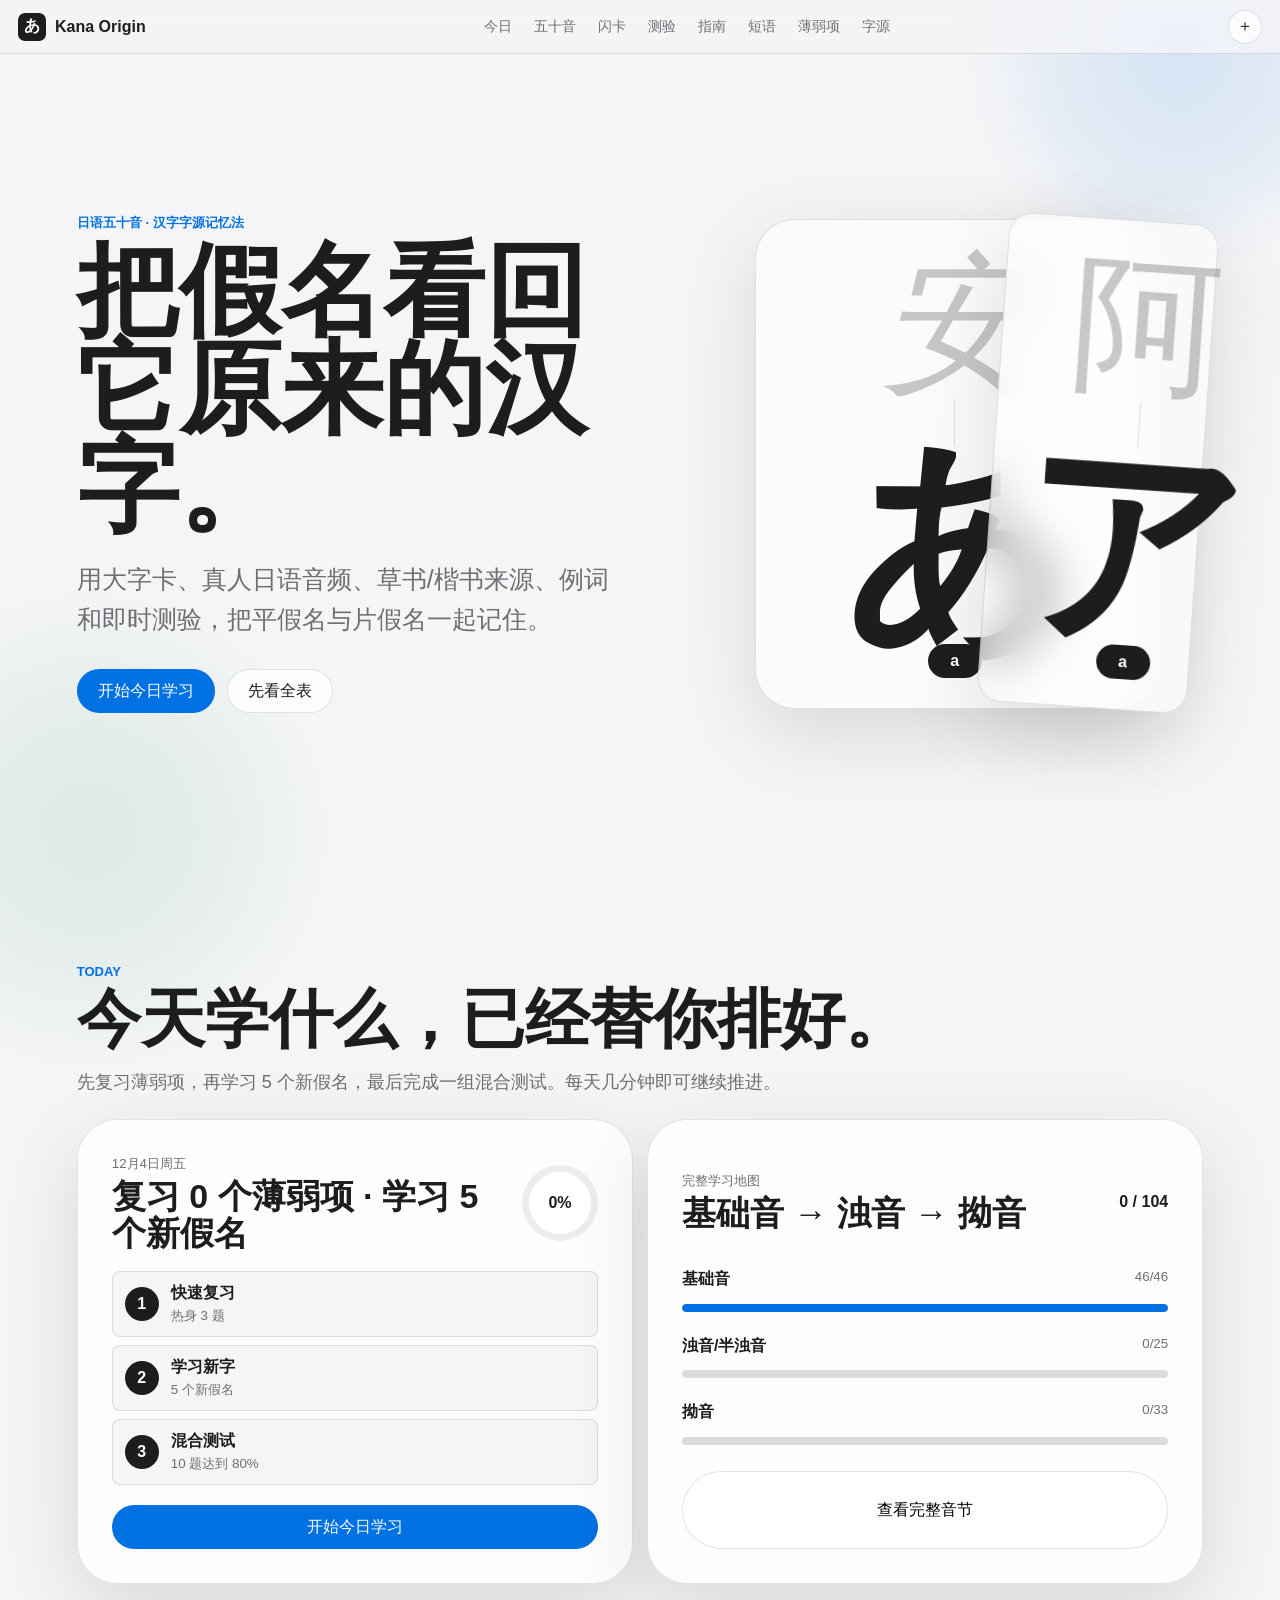
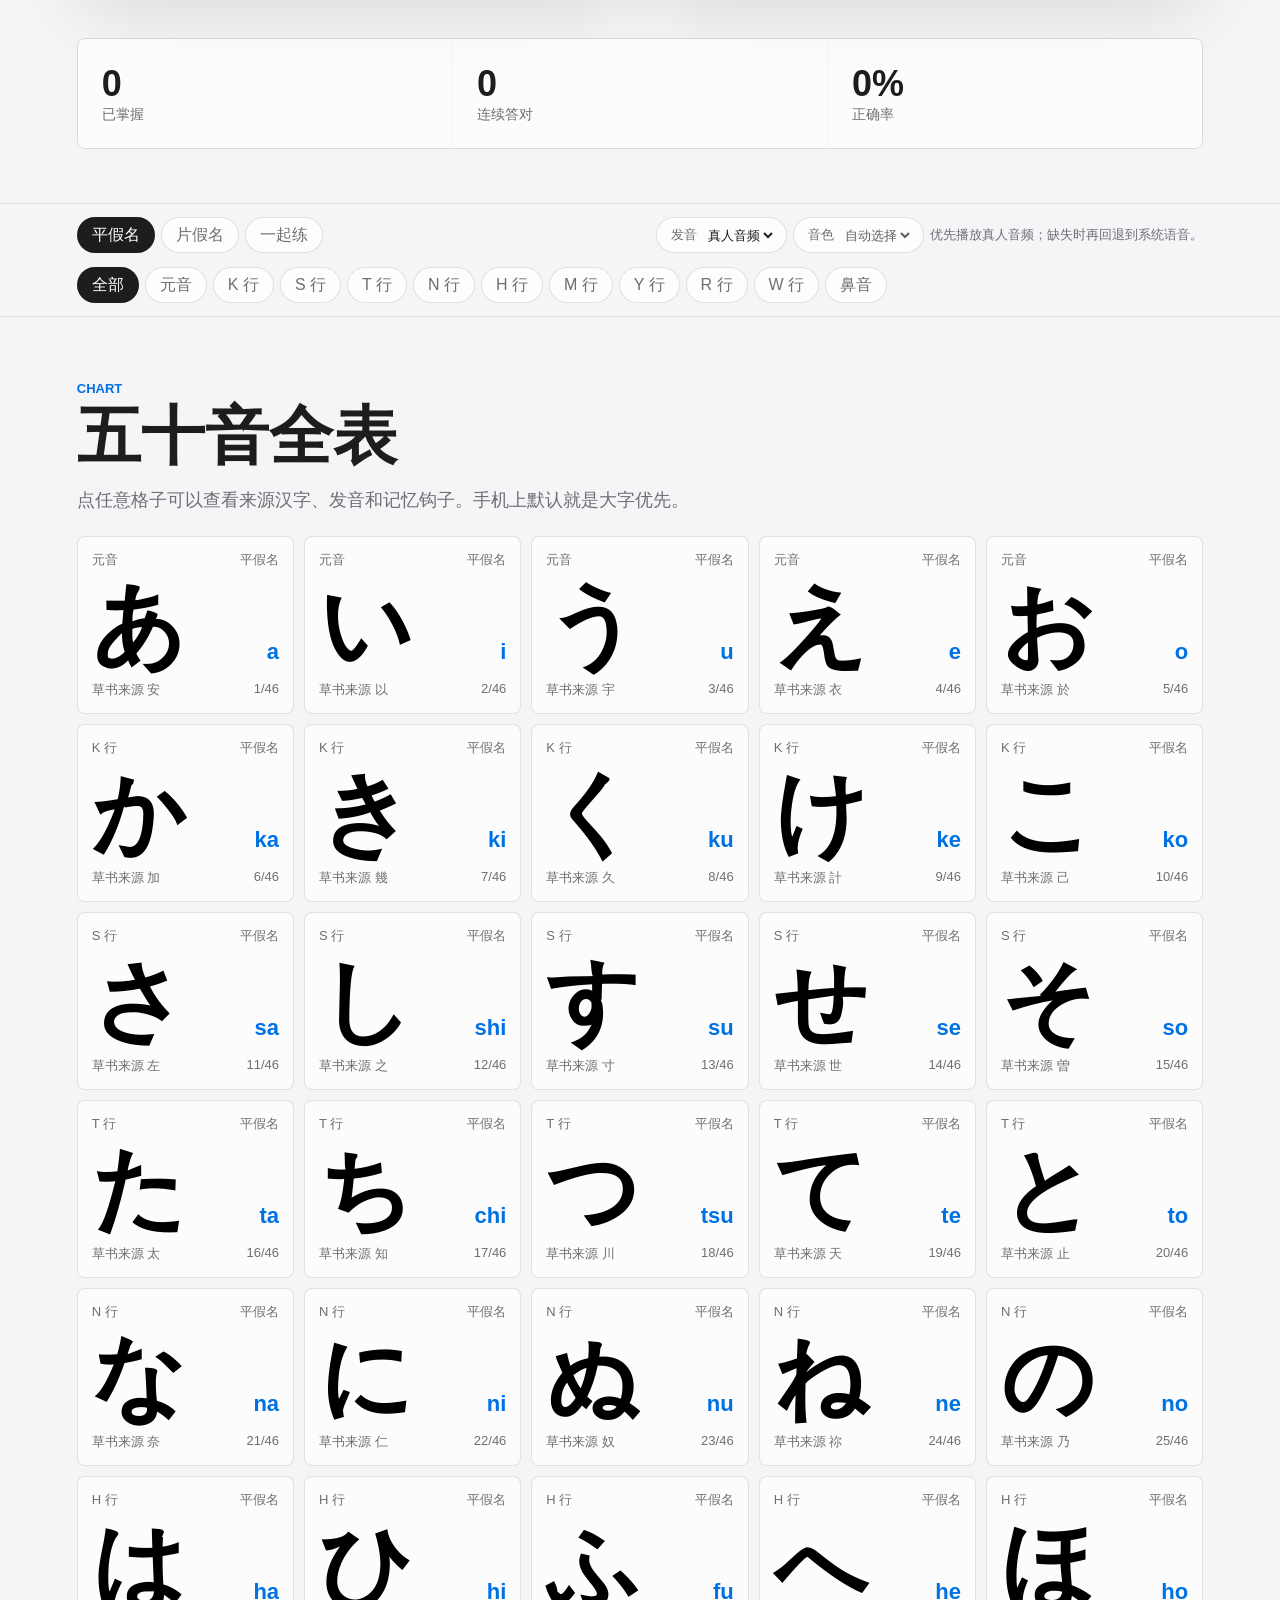
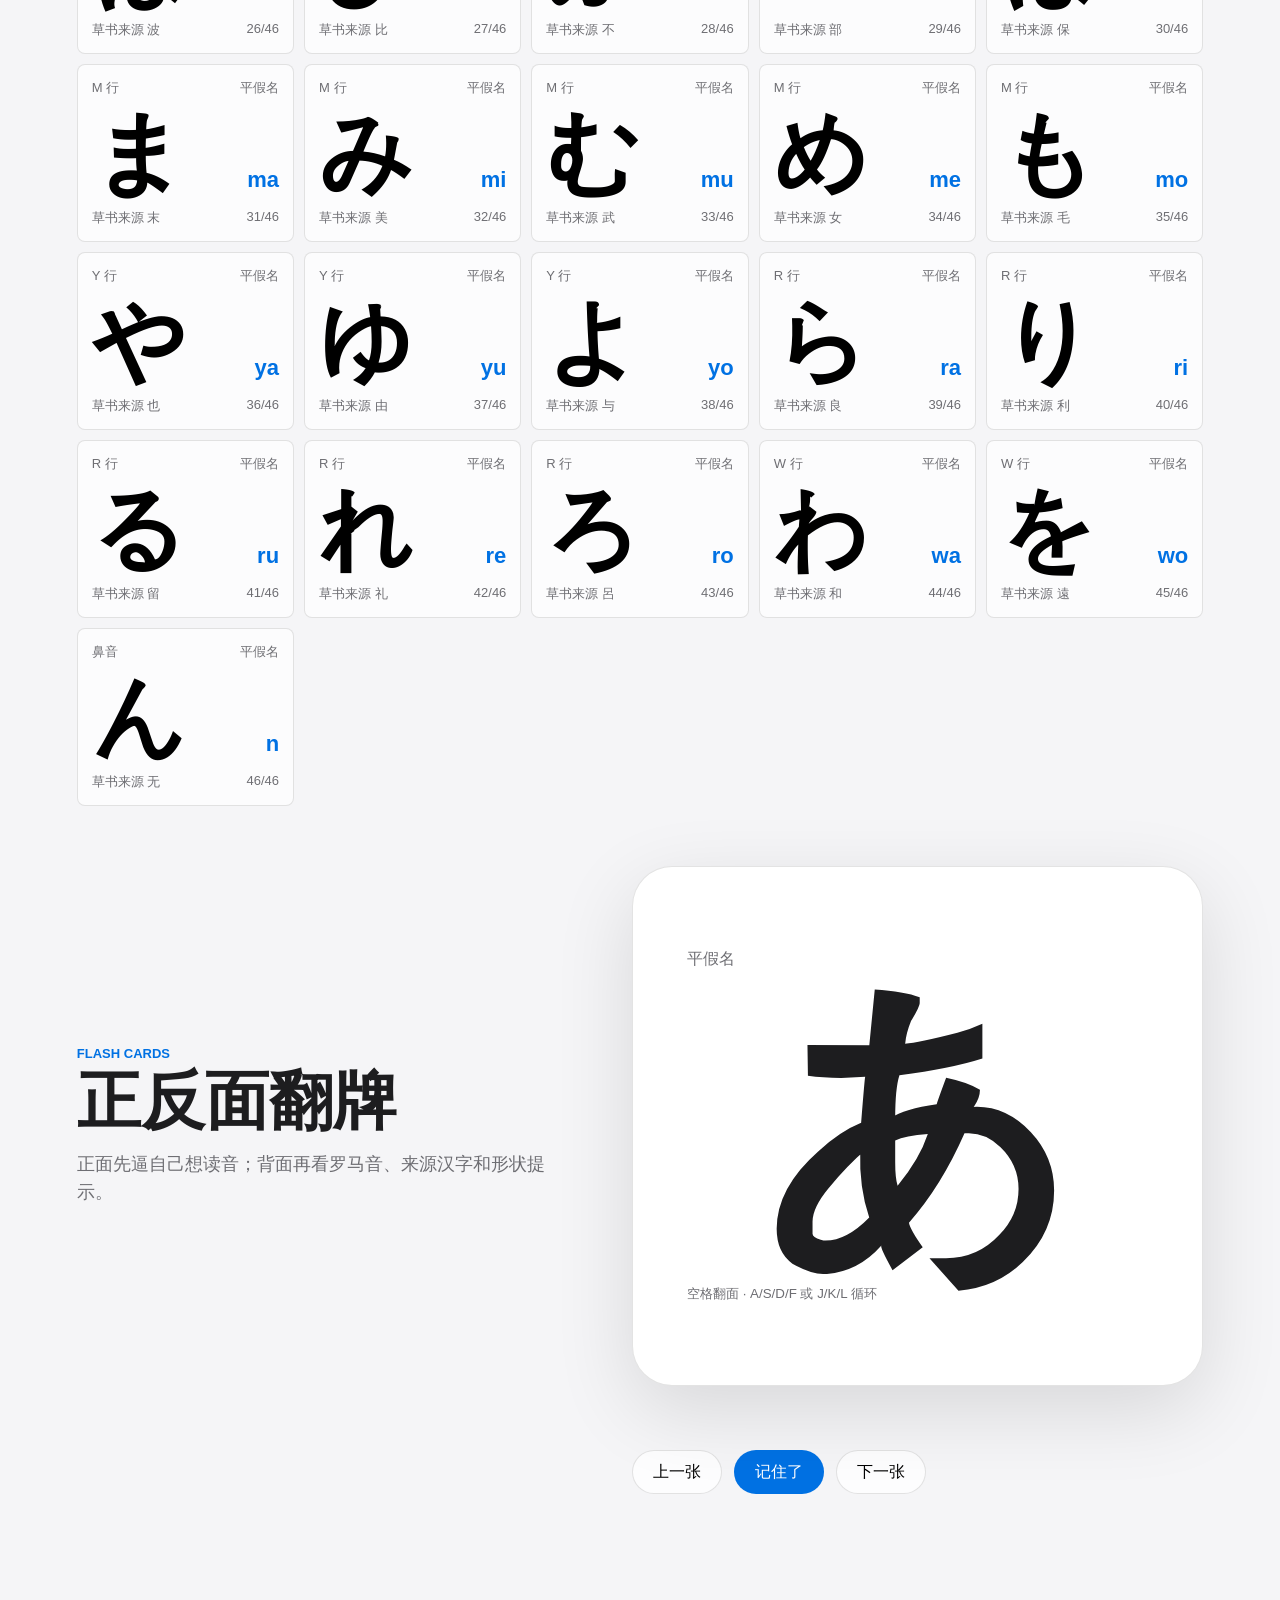
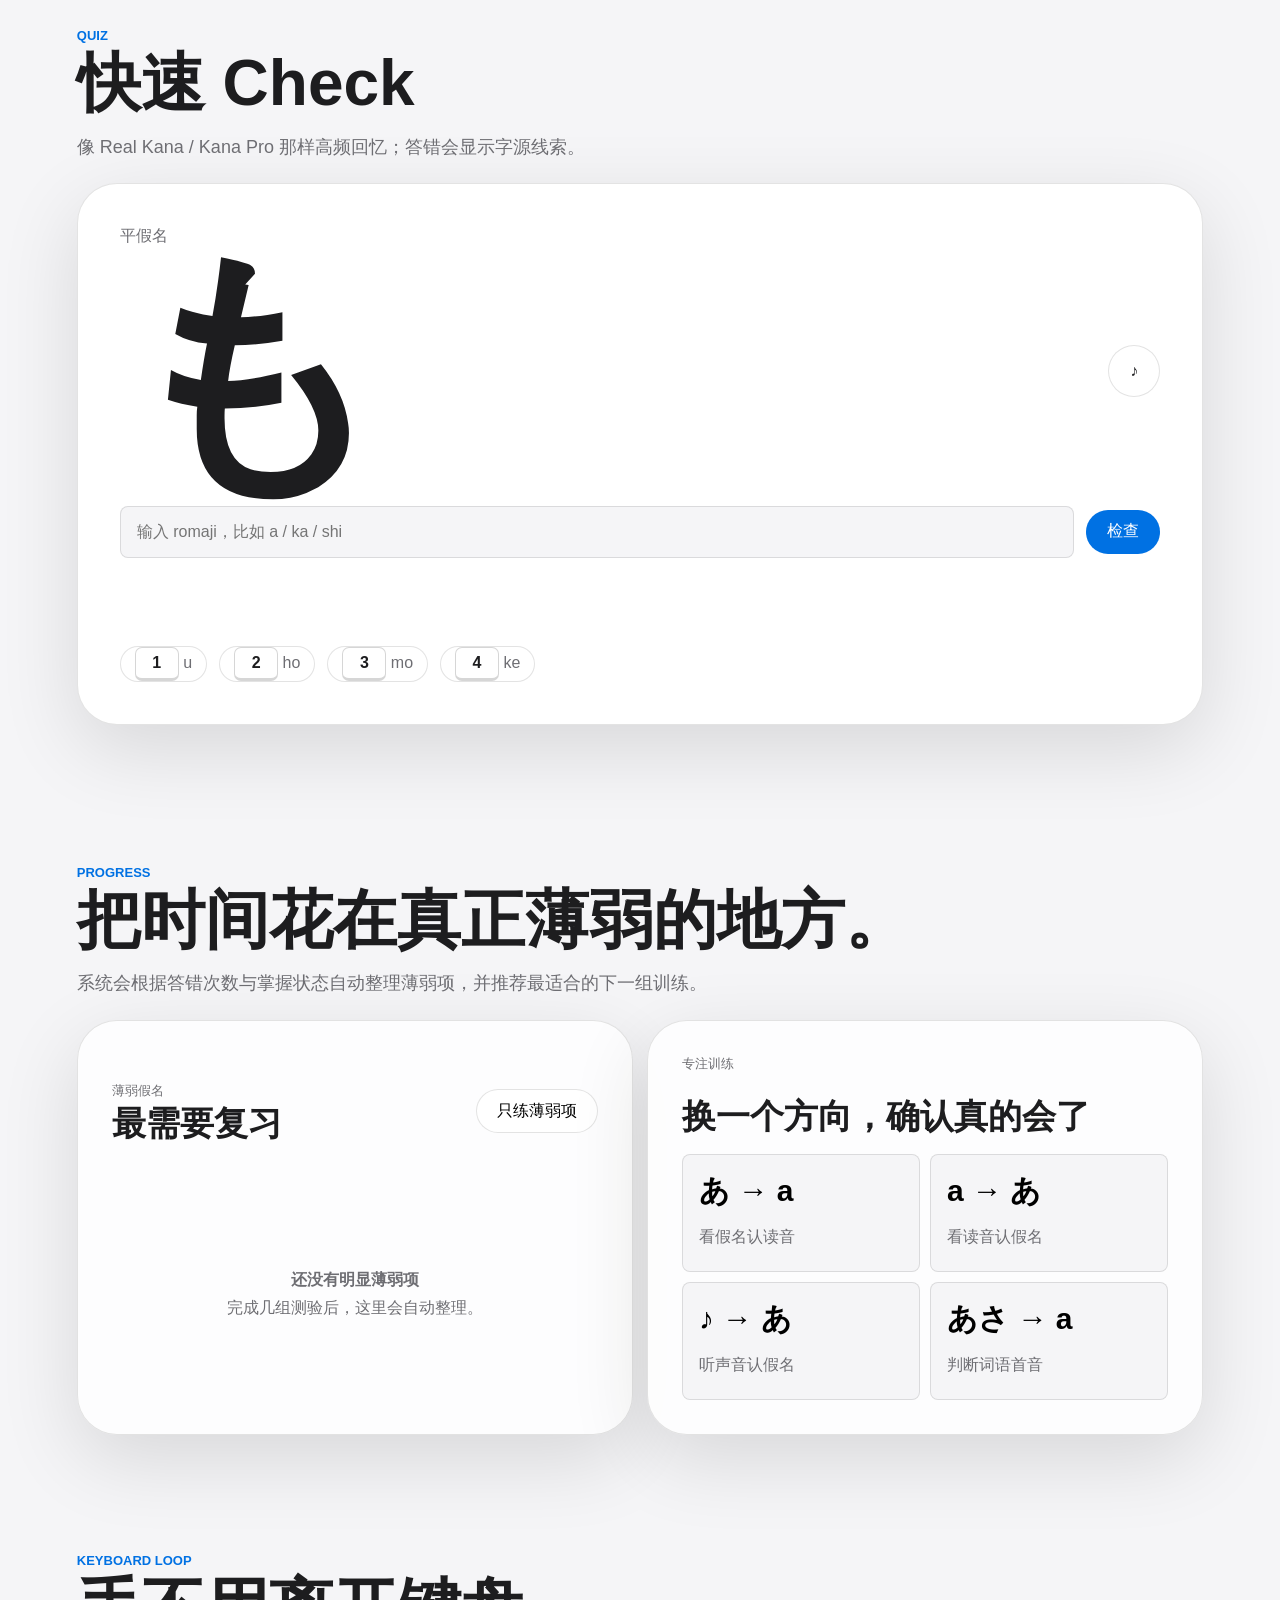
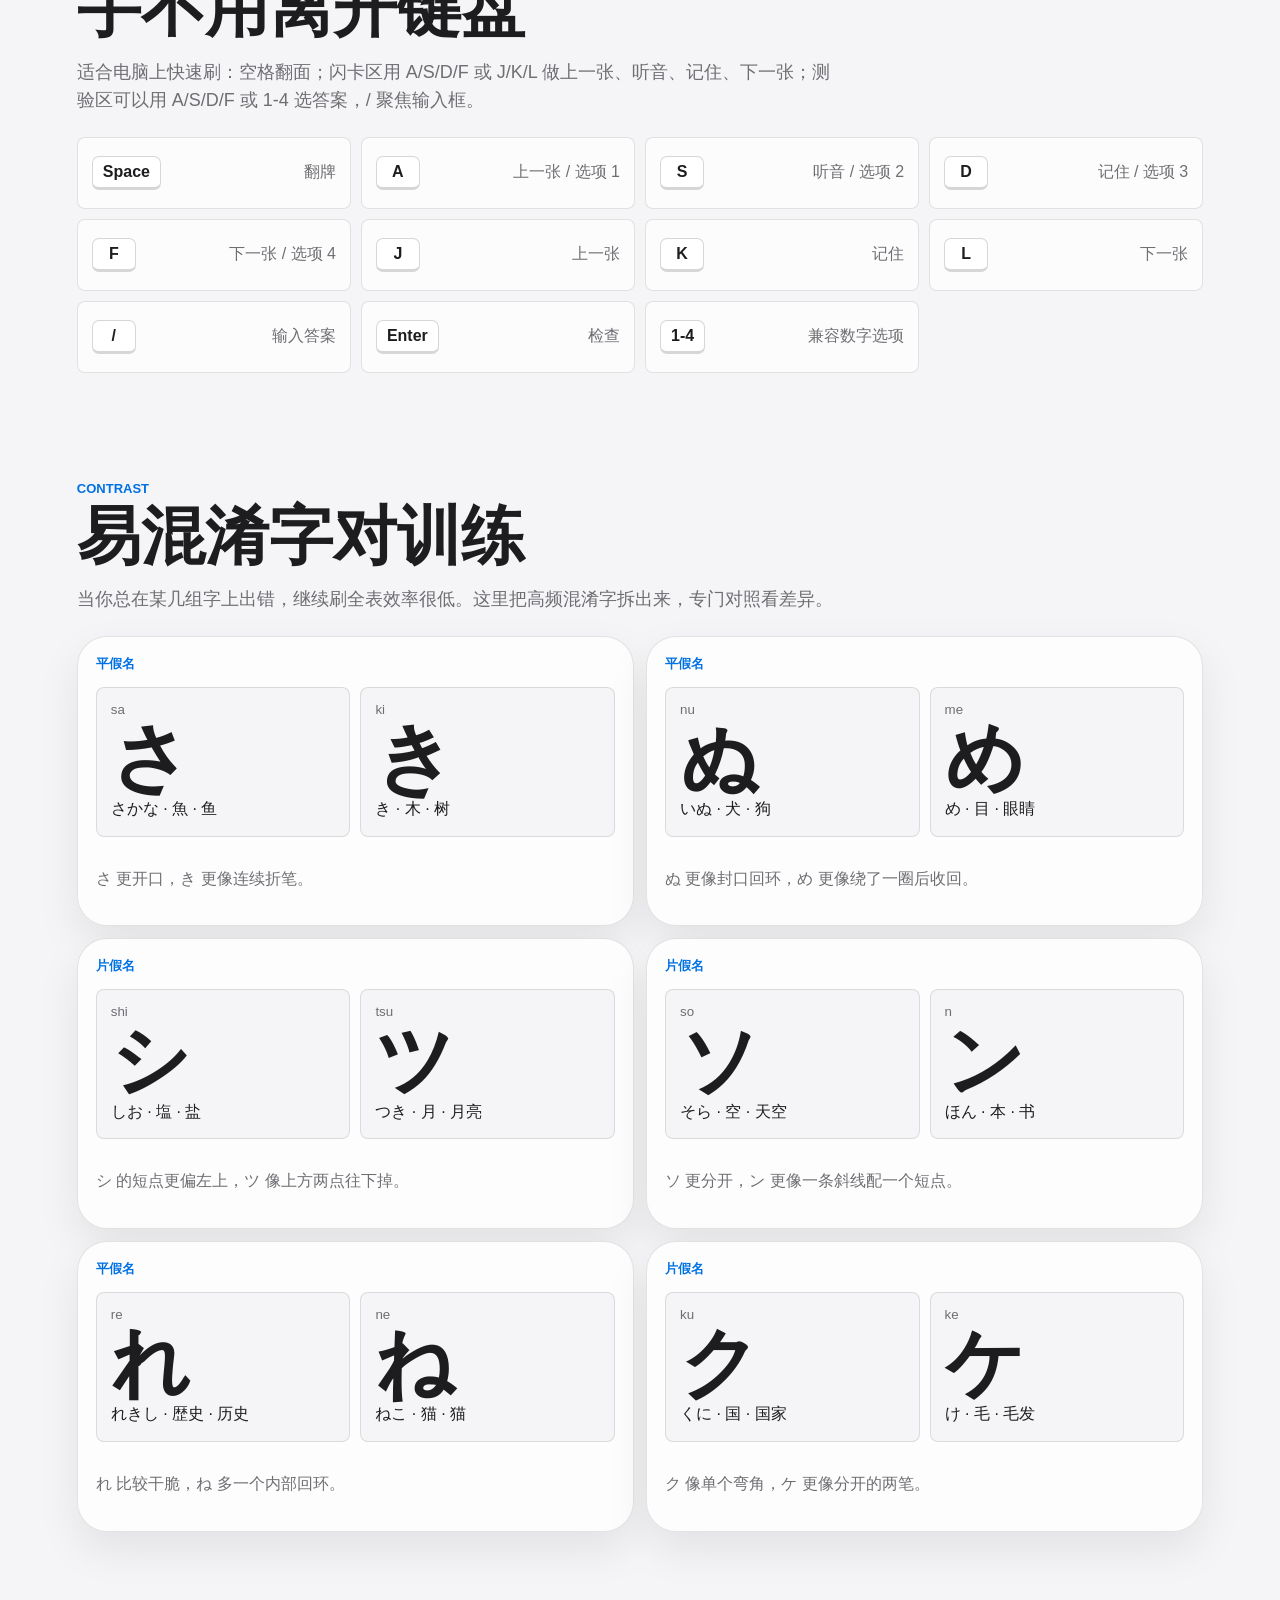
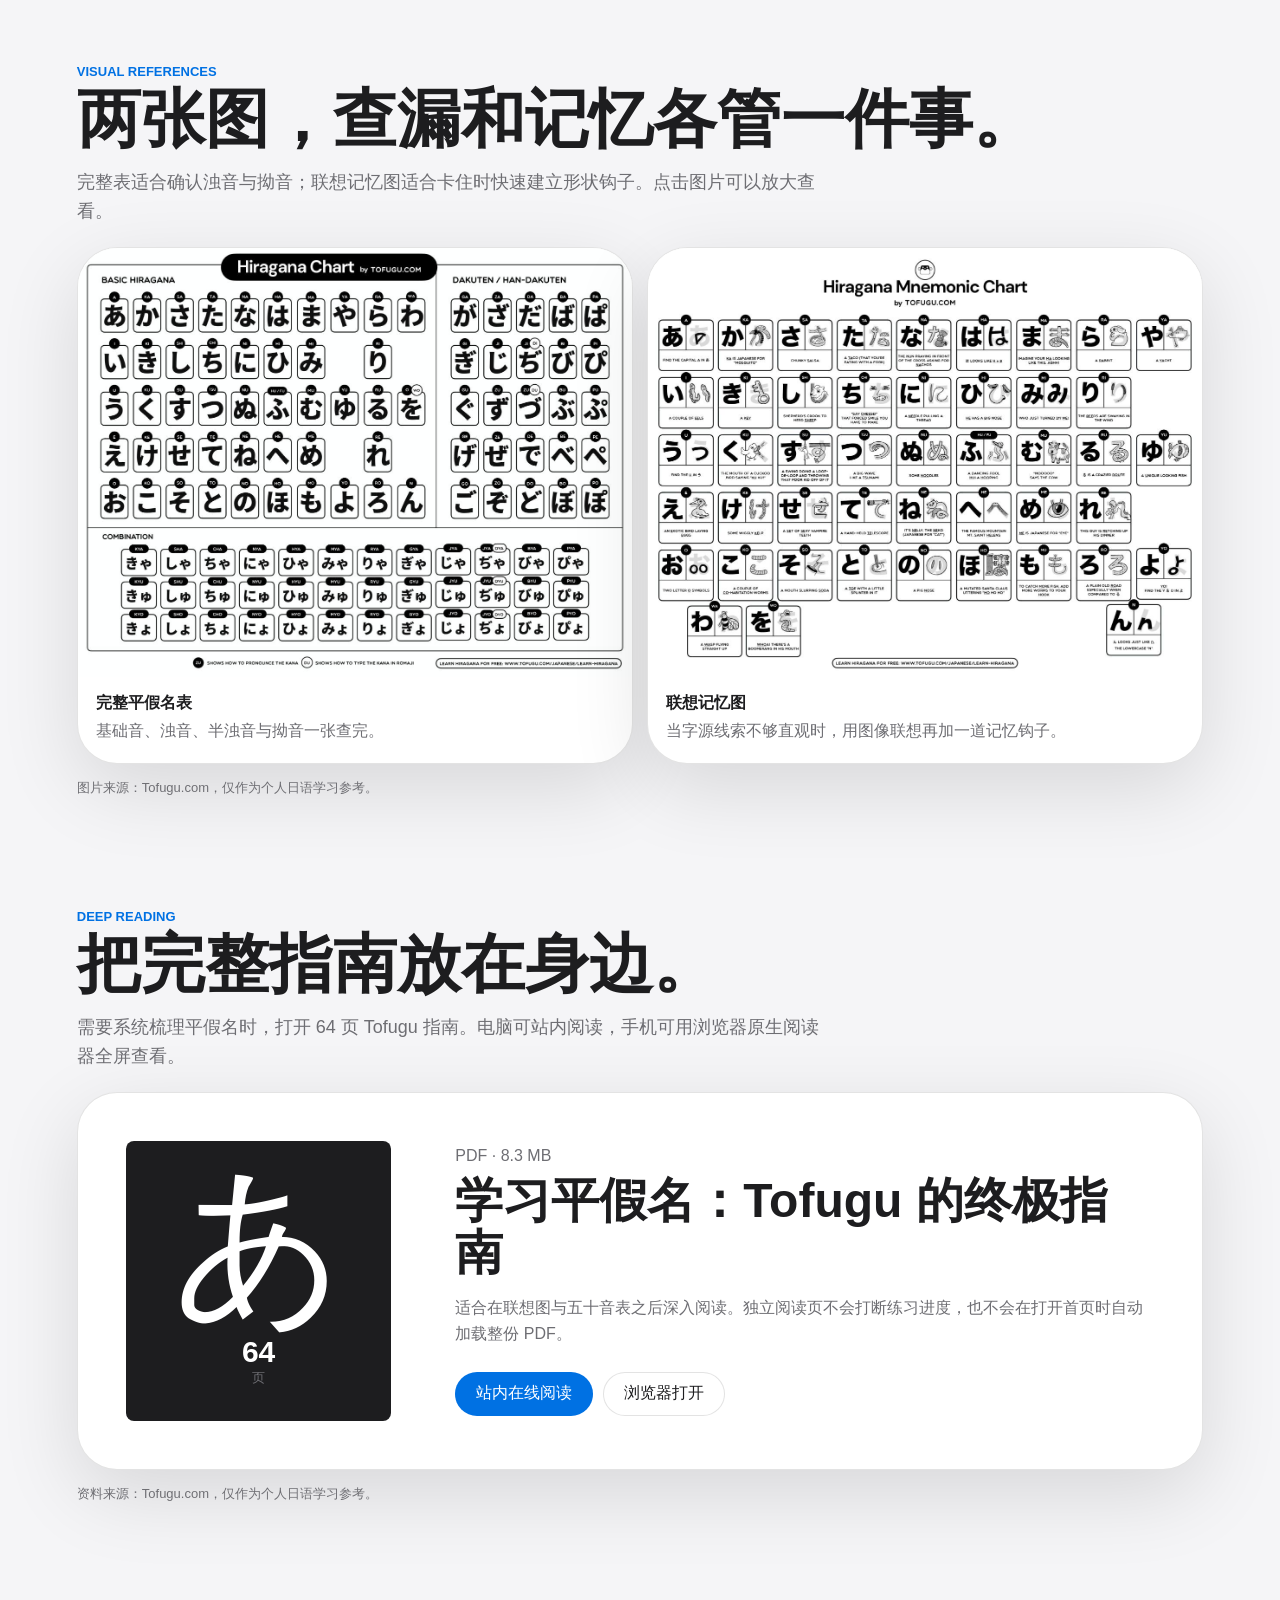
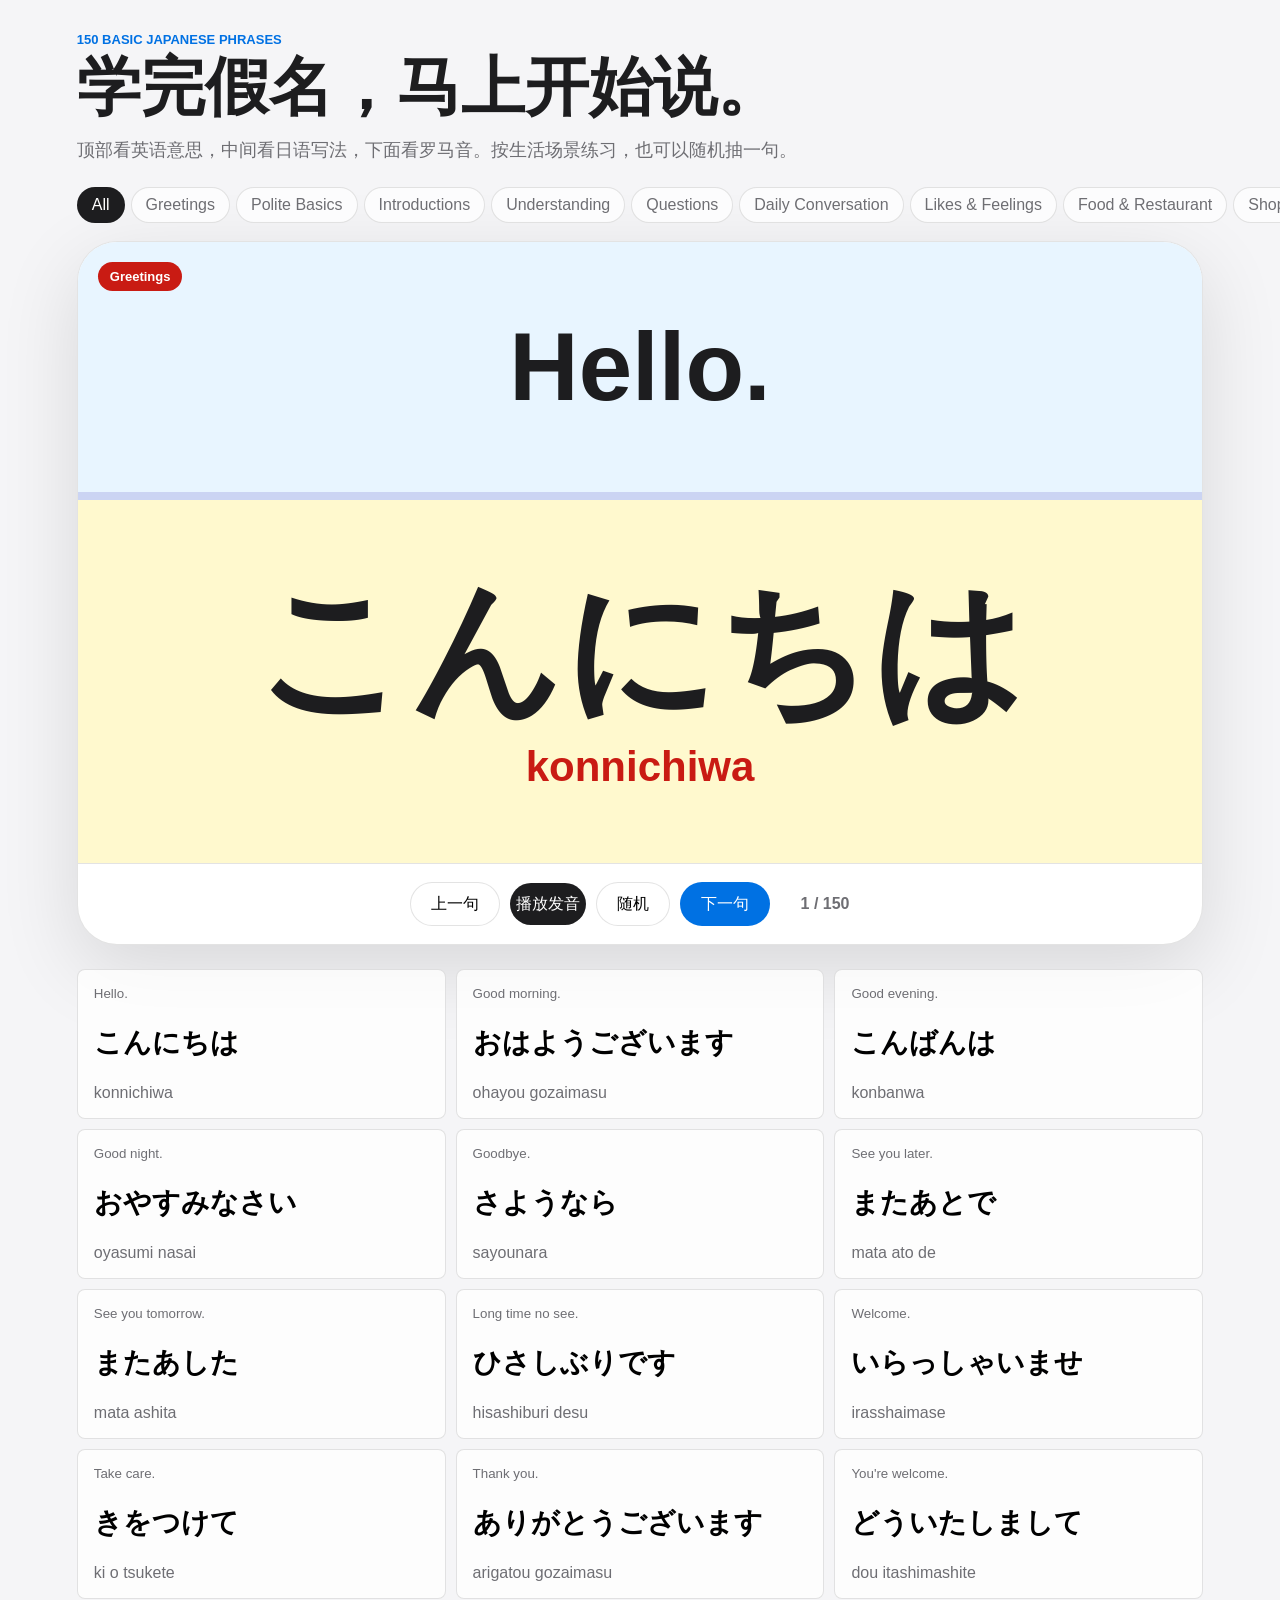
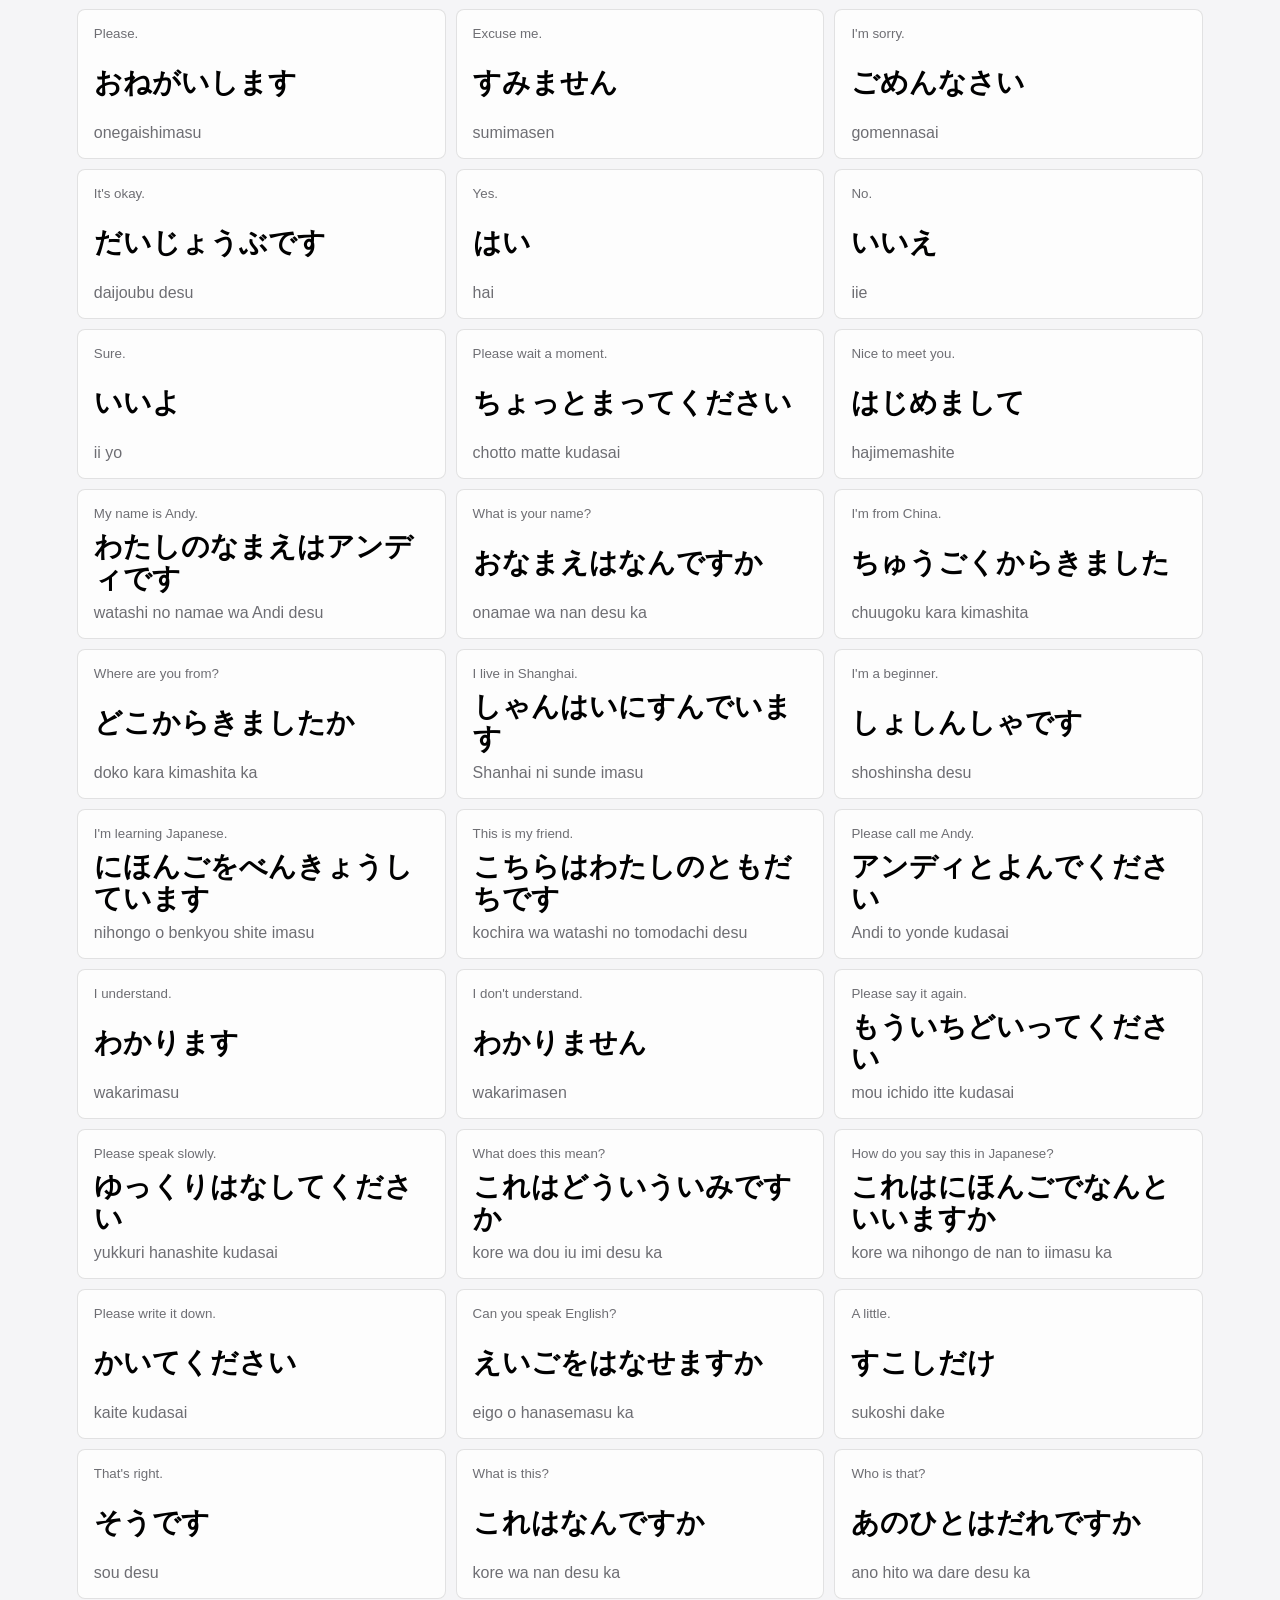
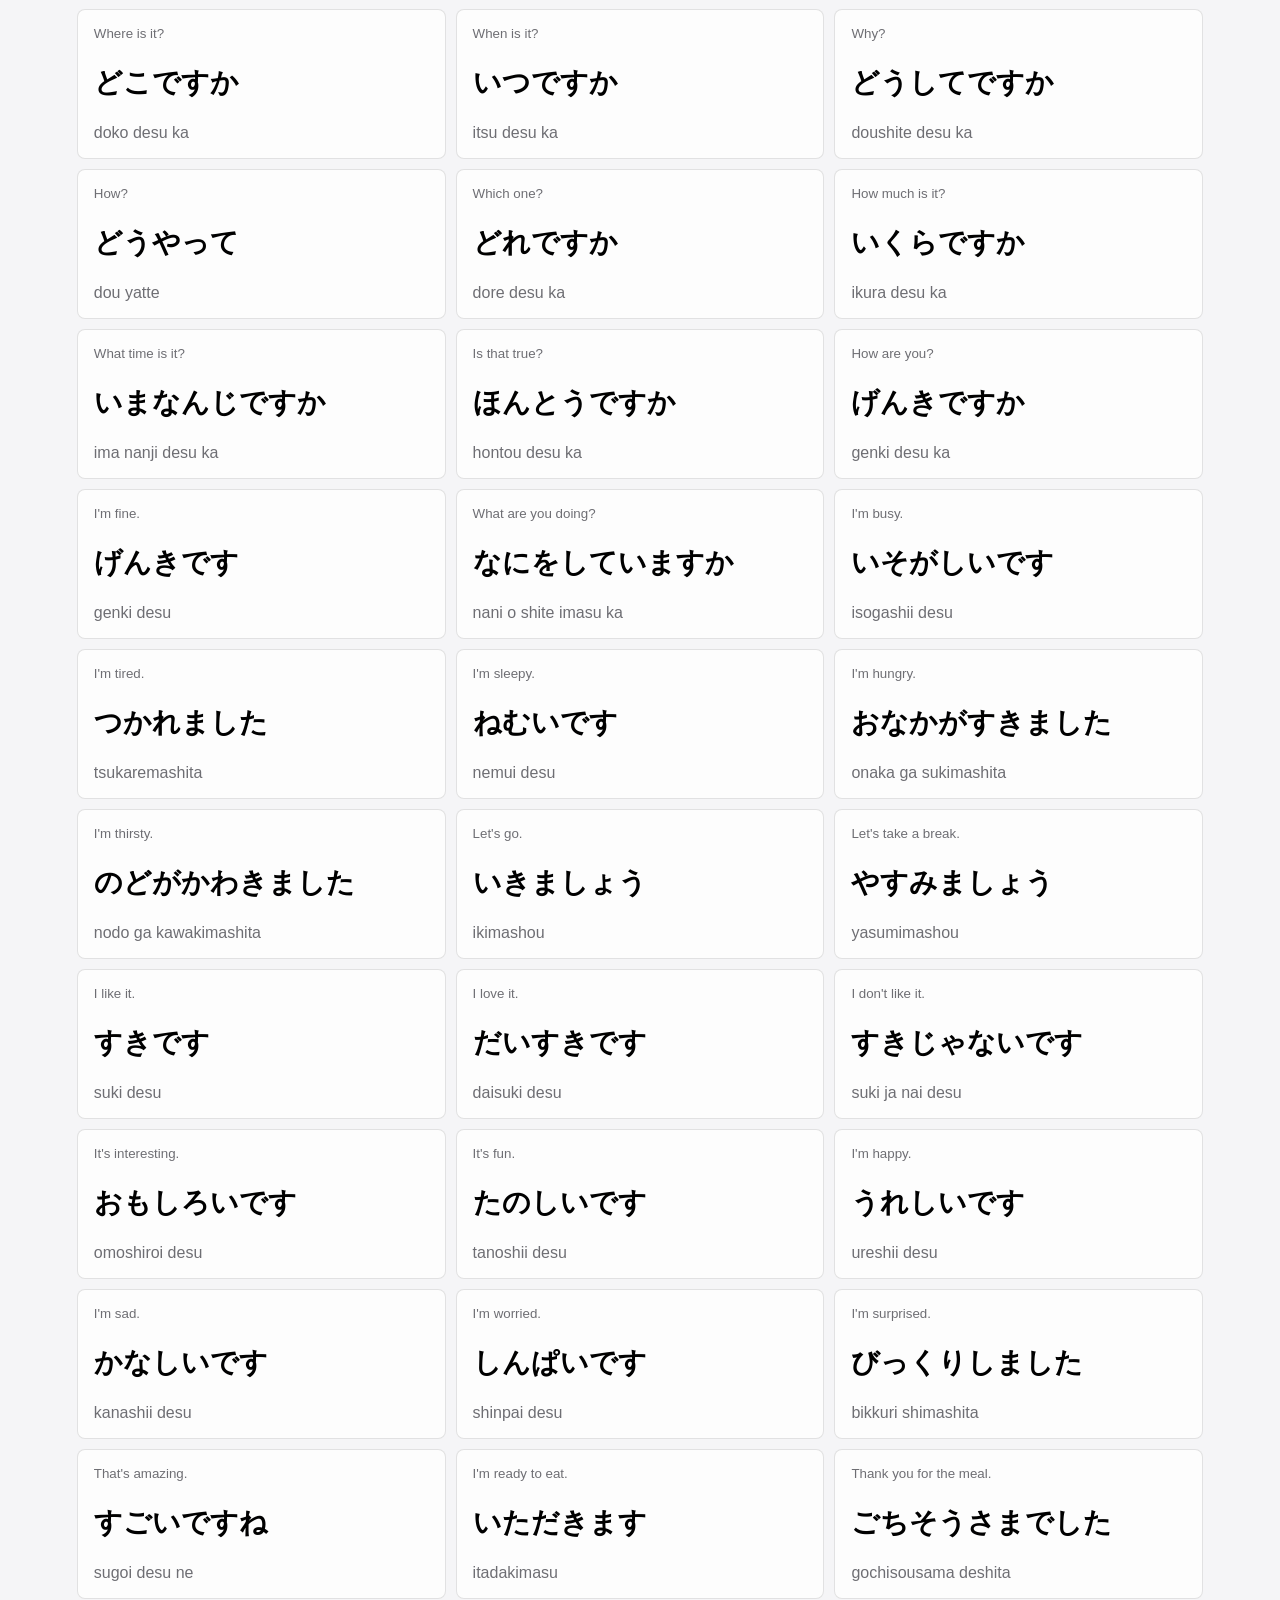
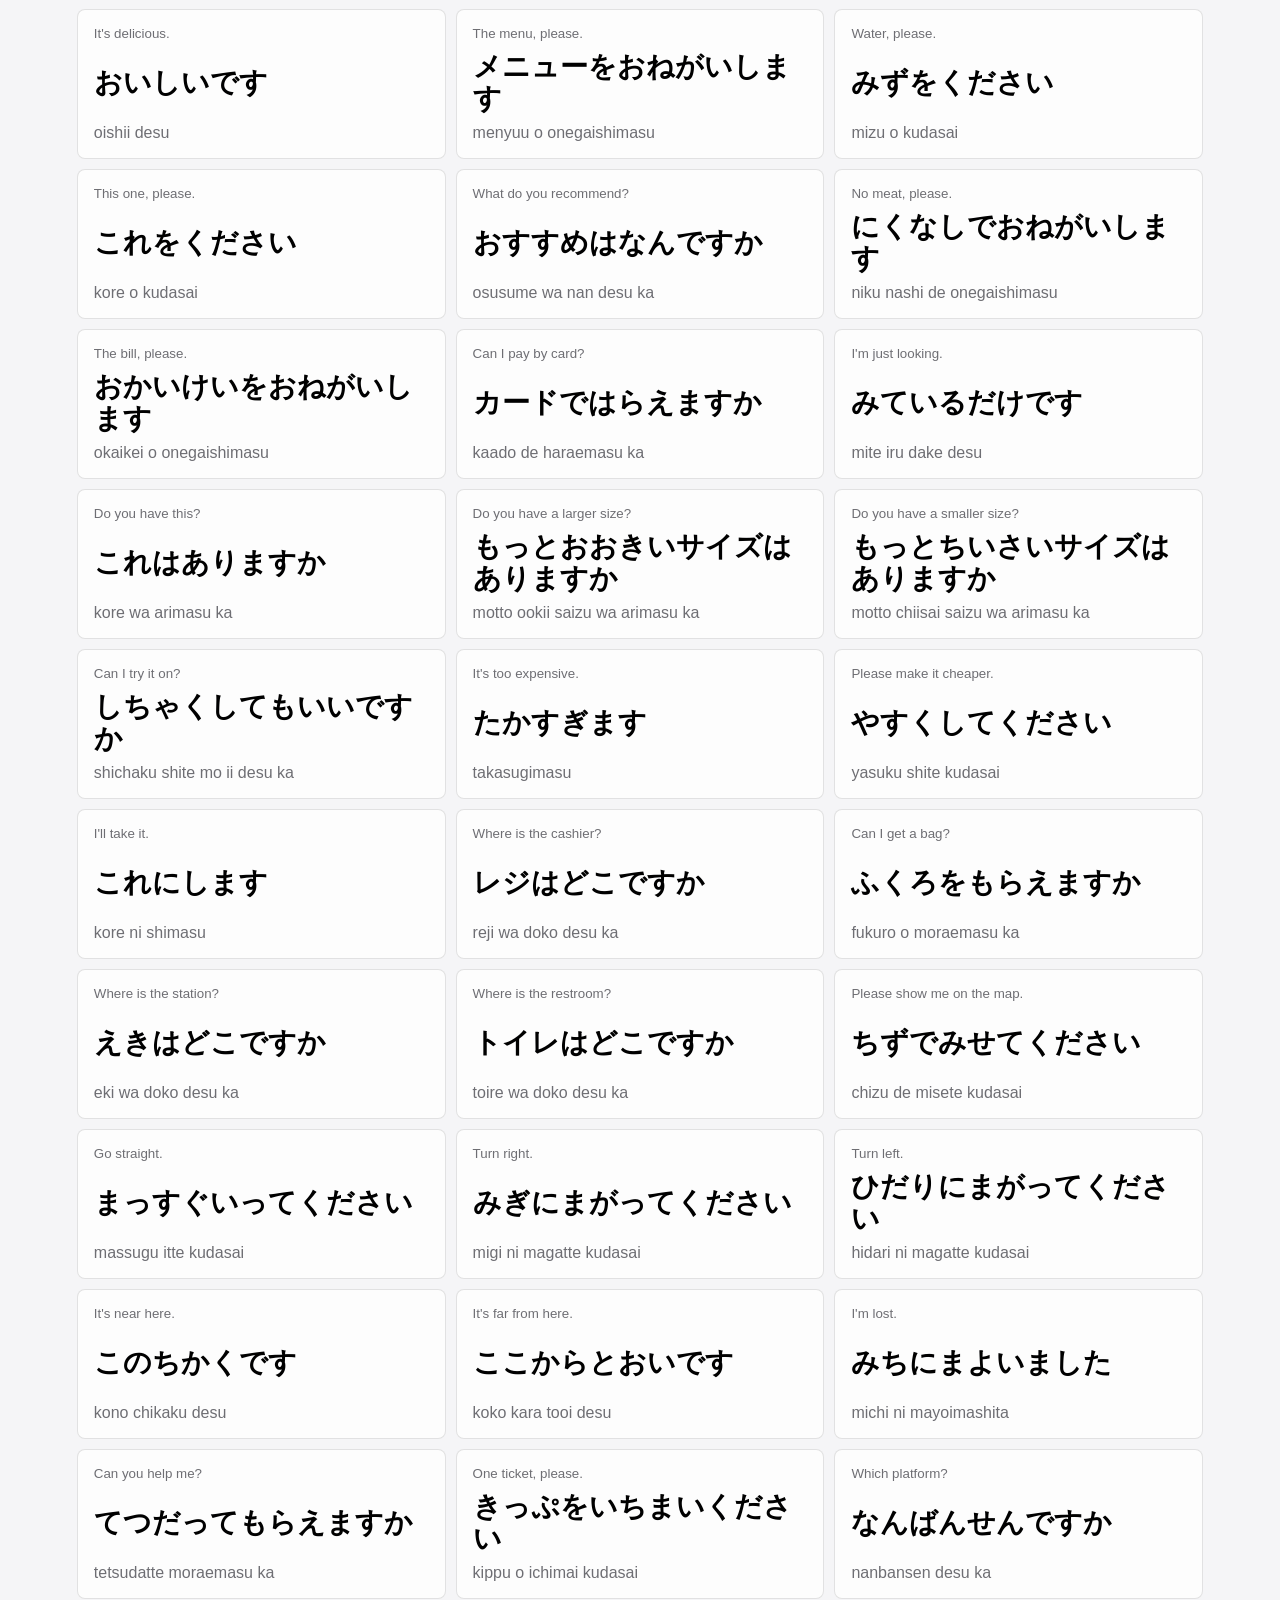
<file: index.html>
<!doctype html>
<html lang="zh-CN">
  <head>
    <meta charset="utf-8" />
    <meta name="viewport" content="width=device-width, initial-scale=1, viewport-fit=cover" />
    <meta name="description" content="Kana Origin Studio 通过字源、发音、闪卡和测验帮助你高效记忆平假名与片假名。支持手机适配、离线缓存和真人日语音频。" />
    <meta name="robots" content="index,follow,max-image-preview:large" />
    <meta name="theme-color" content="#f5f5f7" />
    <meta property="og:title" content="Kana Origin Studio" />
    <meta property="og:description" content="用字源和发音高效记忆五十音，支持闪卡、测验、离线缓存、真人音频和手机适配。" />
    <meta property="og:type" content="website" />
    <meta property="og:url" content="https://xyyyang97.github.io/kana-origin-studio/" />
    <meta property="og:image" content="https://xyyyang97.github.io/kana-origin-studio/origin-hiragana.svg" />
    <meta name="twitter:card" content="summary_large_image" />
    <meta name="twitter:title" content="Kana Origin Studio" />
    <meta name="twitter:description" content="用字源和发音高效记忆五十音，支持闪卡、测验、离线缓存、真人音频和手机适配。" />
    <title>Kana Origin Studio</title>
    <script type="application/ld+json">
      {"@context":"https://schema.org","@type":"WebSite","name":"Kana Origin Studio","url":"https://xyyyang97.github.io/kana-origin-studio/","description":"用字源、发音、闪卡和测验高效记忆平假名与片假名。"}
    </script>
    <link rel="manifest" href="./manifest.webmanifest" />
    <link rel="icon" href="./icon.svg" type="image/svg+xml" />
    <link rel="apple-touch-icon" href="./icon.svg" />
    <link rel="canonical" href="https://xyyyang97.github.io/kana-origin-studio/" />
    <link rel="preconnect" href="https://commons.wikimedia.org" />
    <link rel="preconnect" href="https://upload.wikimedia.org" />
    <link rel="stylesheet" href="./styles.css?v=20260605a" />
  </head>
  <body>
    <a class="skip-link" href="#main">跳到主要内容</a>
    <header class="topbar">
      <a class="brand" href="#top" aria-label="Kana Origin Studio home">
        <span class="brand-mark">あ</span>
        <span>Kana Origin</span>
      </a>
      <nav class="nav">
        <a href="#today">今日</a>
        <a href="#chart">五十音</a>
        <a href="#study">闪卡</a>
        <a href="#quiz">测验</a>
        <a href="#guide">指南</a>
        <a href="#phrases">短语</a>
        <a href="#progress">薄弱项</a>
        <a href="#sources">字源</a>
      </nav>
      <button class="icon-button" id="installBtn" type="button" title="安装到手机桌面" aria-label="安装到手机桌面">
        <span aria-hidden="true">＋</span>
      </button>
    </header>
    <nav class="mobile-tabbar" aria-label="手机快速导航">
      <a href="#today"><span>今</span><strong>今日</strong></a>
      <a href="#chart"><span>あ</span><strong>五十音</strong></a>
      <a href="#study"><span>↺</span><strong>闪卡</strong></a>
      <a href="#phrases"><span>言</span><strong>短语</strong></a>
      <a href="#guide"><span>頁</span><strong>指南</strong></a>
    </nav>

    <main id="main">
      <div id="top"></div>
      <section class="hero">
        <div class="hero-copy">
          <p class="eyebrow">日语五十音 · 汉字字源记忆法</p>
          <h1>把假名看回它原来的汉字。</h1>
          <p class="lead">
            用大字卡、真人日语音频、草书/楷书来源、例词和即时测验，把平假名与片假名一起记住。
          </p>
          <div class="hero-actions">
            <a class="primary-action" href="#today">开始今日学习</a>
            <a class="secondary-action" href="#chart">先看全表</a>
          </div>
        </div>
        <div class="hero-stage" aria-label="假名字源示意">
          <div class="origin-stack">
            <span class="source-kanji sosho">安</span>
            <span class="flow-line"></span>
            <span class="hero-kana">あ</span>
            <span class="romaji-pill">a</span>
          </div>
          <div class="origin-stack compact">
            <span class="source-kanji kaisho">阿</span>
            <span class="flow-line"></span>
            <span class="hero-kana kata">ア</span>
            <span class="romaji-pill">a</span>
          </div>
        </div>
      </section>

      <section class="today-section" id="today">
        <div class="section-head">
          <p class="eyebrow">Today</p>
          <h2>今天学什么，已经替你排好。</h2>
          <p>先复习薄弱项，再学习 5 个新假名，最后完成一组混合测试。每天几分钟即可继续推进。</p>
        </div>
        <div class="today-layout">
          <article class="today-plan">
            <div class="today-plan-top">
              <div>
                <small id="todayDate">今日计划</small>
                <h3 id="todayTitle">基础假名 · 第 1 组</h3>
              </div>
              <div class="today-ring" id="todayRing"><strong id="todayPercent">0%</strong></div>
            </div>
            <div class="today-steps" id="todaySteps"></div>
            <button class="primary-action buttonish" id="startToday" type="button">开始今日学习</button>
          </article>
          <article class="syllabary-map">
            <div class="map-head">
              <div>
                <small>完整学习地图</small>
                <h3>基础音 → 浊音 → 拗音</h3>
              </div>
              <strong id="syllabaryCount">46 / 104</strong>
            </div>
            <div class="map-track" id="mapTrack"></div>
            <button class="secondary-action buttonish" id="openExtended" type="button">查看完整音节</button>
          </article>
        </div>
      </section>

      <section class="metrics" aria-label="学习进度">
        <div>
          <strong id="knownCount">0</strong>
          <span>已掌握</span>
        </div>
        <div>
          <strong id="streakCount">0</strong>
          <span>连续答对</span>
        </div>
        <div>
          <strong id="accuracyRate">0%</strong>
          <span>正确率</span>
        </div>
      </section>

      <section class="control-band" aria-label="学习设置">
        <div class="segmented" role="tablist" aria-label="假名类型">
          <button class="segment active" data-mode="hiragana">平假名</button>
          <button class="segment" data-mode="katakana">片假名</button>
          <button class="segment" data-mode="both">一起练</button>
        </div>
        <div class="audio-controls" aria-label="发音设置">
          <label>
            发音
            <select id="audioMode" aria-describedby="audioStatus">
              <option value="human">真人音频</option>
              <option value="system">系统语音</option>
            </select>
          </label>
          <label>
            音色
            <select id="voiceSelect"></select>
          </label>
          <small class="audio-status" id="audioStatus" aria-live="polite"></small>
        </div>
        <div class="row-filter" id="rowFilter" aria-label="行选择"></div>
      </section>

      <section class="section-head" id="chart">
        <p class="eyebrow">Chart</p>
        <h2>五十音全表</h2>
        <p>点任意格子可以查看来源汉字、发音和记忆钩子。手机上默认就是大字优先。</p>
      </section>

      <section class="kana-grid" id="kanaGrid" aria-label="五十音表" aria-live="polite"></section>

      <section class="study-layout" id="study">
        <div class="section-head">
          <p class="eyebrow">Flash Cards</p>
          <h2>正反面翻牌</h2>
          <p>正面先逼自己想读音；背面再看罗马音、来源汉字和形状提示。</p>
        </div>
        <article class="flash-card" id="flashCard" tabindex="0" aria-label="点击翻牌">
          <div class="card-face front">
            <span id="cardScriptLabel">平假名</span>
            <strong id="cardKana">あ</strong>
            <small>空格翻面 · A/S/D/F 或 J/K/L 循环</small>
          </div>
          <div class="card-face back">
            <span id="cardRomaji">a</span>
            <div class="origin-pair">
              <div>
                <small id="cardOriginLabel">草书来源</small>
                <strong id="cardOrigin">安</strong>
              </div>
              <div>
                <small>形变路径</small>
                <strong id="cardPath">安 → あ</strong>
              </div>
              <div>
                <small>发音</small>
                <button class="sound-button" id="speakCard" type="button">播放</button>
              </div>
            </div>
            <p id="cardMnemonic">安写快了，收成あ。先看上方弯，再收尾。</p>
            <p class="card-subnote">如果你觉得字体里的草书还不够像，直接往下看演变总图，那里的中间态更接近真实字形来源。</p>
            <div class="word-chip" id="cardExample">例词：あさ · 朝 · 早晨</div>
          </div>
        </article>
        <div class="study-actions">
          <button class="secondary-action buttonish" id="prevCard" type="button">上一张</button>
          <button class="primary-action buttonish" id="knownCard" type="button">记住了</button>
          <button class="secondary-action buttonish" id="nextCard" type="button">下一张</button>
        </div>
      </section>

      <section class="quiz" id="quiz">
        <div class="section-head">
          <p class="eyebrow">Quiz</p>
          <h2>快速 Check</h2>
          <p>像 Real Kana / Kana Pro 那样高频回忆；答错会显示字源线索。</p>
        </div>
        <div class="quiz-panel">
          <div class="quiz-prompt">
            <span id="quizType">平假名</span>
            <strong id="quizKana">あ</strong>
            <button class="icon-button large" id="speakQuiz" type="button" title="播放发音" aria-label="播放发音">♪</button>
          </div>
          <form class="answer-form" id="answerForm">
            <input id="answerInput" name="answer" autocomplete="off" autocapitalize="none" placeholder="输入 romaji，比如 a / ka / shi" />
            <button class="primary-action buttonish" type="submit">检查</button>
          </form>
          <div class="quiz-feedback" id="quizFeedback" aria-live="polite"></div>
          <div class="choice-row" id="choiceRow"></div>
        </div>
      </section>

      <section class="progress-section" id="progress">
        <div class="section-head">
          <p class="eyebrow">Progress</p>
          <h2>把时间花在真正薄弱的地方。</h2>
          <p>系统会根据答错次数与掌握状态自动整理薄弱项，并推荐最适合的下一组训练。</p>
        </div>
        <div class="progress-layout">
          <article class="weak-panel">
            <div class="panel-head">
              <div>
                <small>薄弱假名</small>
                <h3>最需要复习</h3>
              </div>
              <button class="secondary-action buttonish" id="practiceWeak" type="button">只练薄弱项</button>
            </div>
            <div class="weak-list" id="weakList"></div>
          </article>
          <article class="mode-panel">
            <small>专注训练</small>
            <h3>换一个方向，确认真的会了</h3>
            <div class="mode-grid">
              <button type="button" data-focus-mode="recognition"><strong>あ → a</strong><span>看假名认读音</span></button>
              <button type="button" data-focus-mode="reverse"><strong>a → あ</strong><span>看读音认假名</span></button>
              <button type="button" data-focus-mode="listening"><strong>♪ → あ</strong><span>听声音认假名</span></button>
              <button type="button" data-focus-mode="words"><strong>あさ → a</strong><span>判断词语首音</span></button>
            </div>
          </article>
        </div>
      </section>

      <section class="drill" id="drill">
        <div class="section-head">
          <p class="eyebrow">Keyboard Loop</p>
          <h2>手不用离开键盘</h2>
          <p>适合电脑上快速刷：空格翻面；闪卡区用 A/S/D/F 或 J/K/L 做上一张、听音、记住、下一张；测验区可以用 A/S/D/F 或 1-4 选答案，/ 聚焦输入框。</p>
        </div>
        <div class="shortcut-grid" aria-label="快捷键说明">
          <div><kbd>Space</kbd><span>翻牌</span></div>
          <div><kbd>A</kbd><span>上一张 / 选项 1</span></div>
          <div><kbd>S</kbd><span>听音 / 选项 2</span></div>
          <div><kbd>D</kbd><span>记住 / 选项 3</span></div>
          <div><kbd>F</kbd><span>下一张 / 选项 4</span></div>
          <div><kbd>J</kbd><span>上一张</span></div>
          <div><kbd>K</kbd><span>记住</span></div>
          <div><kbd>L</kbd><span>下一张</span></div>
          <div><kbd>/</kbd><span>输入答案</span></div>
          <div><kbd>Enter</kbd><span>检查</span></div>
          <div><kbd>1-4</kbd><span>兼容数字选项</span></div>
        </div>
      </section>

      <section class="drill" id="contrast">
        <div class="section-head">
          <p class="eyebrow">Contrast</p>
          <h2>易混淆字对训练</h2>
          <p>当你总在某几组字上出错，继续刷全表效率很低。这里把高频混淆字拆出来，专门对照看差异。</p>
        </div>
        <div class="contrast-grid" id="contrastGrid" aria-label="易混淆字对"></div>
      </section>

      <section class="poster-section" id="posters">
        <div class="section-head">
          <p class="eyebrow">Visual References</p>
          <h2>两张图，查漏和记忆各管一件事。</h2>
          <p>完整表适合确认浊音与拗音；联想记忆图适合卡住时快速建立形状钩子。点击图片可以放大查看。</p>
        </div>
        <div class="poster-grid">
          <figure class="study-poster">
            <a href="./assets/tofugu-hiragana-chart.jpg" target="_blank" rel="noreferrer">
              <img src="./assets/tofugu-hiragana-chart.jpg" alt="Tofugu 完整平假名、浊音与拗音表" />
            </a>
            <figcaption>
              <strong>完整平假名表</strong>
              <span>基础音、浊音、半浊音与拗音一张查完。</span>
            </figcaption>
          </figure>
          <figure class="study-poster">
            <a href="./assets/tofugu-hiragana-mnemonic-chart.jpg" target="_blank" rel="noreferrer">
              <img src="./assets/tofugu-hiragana-mnemonic-chart.jpg" alt="Tofugu 平假名联想记忆图" />
            </a>
            <figcaption>
              <strong>联想记忆图</strong>
              <span>当字源线索不够直观时，用图像联想再加一道记忆钩子。</span>
            </figcaption>
          </figure>
        </div>
        <p class="poster-credit">图片来源：Tofugu.com，仅作为个人日语学习参考。</p>
      </section>

      <section class="guide-section" id="guide">
        <div class="section-head">
          <p class="eyebrow">Deep Reading</p>
          <h2>把完整指南放在身边。</h2>
          <p>需要系统梳理平假名时，打开 64 页 Tofugu 指南。电脑可站内阅读，手机可用浏览器原生阅读器全屏查看。</p>
        </div>
        <article class="guide-card">
          <div class="guide-preview" aria-hidden="true">
            <span>あ</span>
            <strong>64</strong>
            <small>页</small>
          </div>
          <div class="guide-copy">
            <span class="guide-label">PDF · 8.3 MB</span>
            <h3>学习平假名：Tofugu 的终极指南</h3>
            <p>适合在联想图与五十音表之后深入阅读。独立阅读页不会打断练习进度，也不会在打开首页时自动加载整份 PDF。</p>
            <div class="guide-actions">
              <a class="primary-action" href="./guide.html">站内在线阅读</a>
              <a class="secondary-action" href="./assets/tofugu-ultimate-hiragana-guide.pdf" target="_blank" rel="noreferrer">浏览器打开</a>
            </div>
          </div>
        </article>
        <p class="poster-credit">资料来源：Tofugu.com，仅作为个人日语学习参考。</p>
      </section>

      <section class="phrases-section" id="phrases">
        <div class="section-head">
          <p class="eyebrow">150 Basic Japanese Phrases</p>
          <h2>学完假名，马上开始说。</h2>
          <p>顶部看英语意思，中间看日语写法，下面看罗马音。按生活场景练习，也可以随机抽一句。</p>
        </div>
        <div class="phrase-filters" id="phraseFilters" aria-label="短语分类"></div>
        <article class="phrase-stage">
          <div class="phrase-meaning">
            <span id="phraseCategory">Greetings</span>
            <strong id="phraseEnglish">Hello.</strong>
          </div>
          <div class="phrase-writing">
            <strong id="phraseJapanese">こんにちは</strong>
            <span id="phraseRomaji">konnichiwa</span>
          </div>
          <div class="phrase-controls">
            <button class="secondary-action buttonish" id="prevPhrase" type="button">上一句</button>
            <button class="sound-button" id="speakPhrase" type="button">播放发音</button>
            <button class="secondary-action buttonish" id="randomPhrase" type="button">随机</button>
            <button class="primary-action buttonish" id="nextPhrase" type="button">下一句</button>
            <strong id="phraseCounter">1 / 150</strong>
          </div>
        </article>
        <div class="phrase-list" id="phraseList" aria-label="基础日语短语列表"></div>
      </section>

      <section class="drawer" id="sources">
        <div class="section-head">
          <p class="eyebrow">Origin</p>
          <h2>字源速查</h2>
          <p>平假名看草书化的来源汉字；片假名看楷书汉字中被截取的部分。下面的演变图用来校正“草书中间态”的视觉记忆。</p>
        </div>
        <div class="atlas-grid">
          <figure class="origin-atlas">
            <img src="./origin-hiragana.svg" alt="平假名从万叶假名草书演变而来的总览图" />
            <figcaption>
              平假名演变图：来源汉字到草书化假名的总览。用它来校正“真正更像的草书中间态”。
            </figcaption>
          </figure>
          <figure class="origin-atlas">
            <img src="./origin-katakana.svg" alt="片假名从汉字楷书部件截取演变而来的总览图" loading="lazy" />
            <figcaption>
              片假名演变图：来源汉字被切成部件后的骨架总览。本地内置，离线也可查看。
            </figcaption>
          </figure>
        </div>
        <div class="origin-list" id="originList"></div>
      </section>
    </main>

    <dialog class="detail-dialog" id="detailDialog">
      <button class="icon-button close" id="closeDialog" type="button" aria-label="关闭">×</button>
      <div class="detail-body" id="detailBody"></div>
    </dialog>

    <dialog class="focus-dialog" id="focusDialog">
      <div class="focus-shell">
        <header class="focus-head">
          <div>
            <small id="focusModeLabel">今日学习</small>
            <strong id="focusProgress">1 / 10</strong>
          </div>
          <button class="icon-button" id="closeFocus" type="button" aria-label="退出专注训练">×</button>
        </header>
        <div class="focus-bar"><span id="focusBar"></span></div>
        <div class="focus-main">
          <span class="focus-kicker" id="focusKicker">请选择正确读音</span>
          <strong class="focus-prompt" id="focusPrompt">あ</strong>
          <button class="sound-button focus-sound" id="focusSound" type="button">播放发音</button>
          <div class="focus-choices" id="focusChoices"></div>
          <form class="focus-form" id="focusForm">
            <input id="focusInput" autocomplete="off" autocapitalize="none" placeholder="输入答案" />
            <button class="primary-action buttonish" type="submit">检查</button>
          </form>
          <p class="focus-feedback" id="focusFeedback" aria-live="polite"></p>
        </div>
      </div>
    </dialog>

    <footer>
      <p>
        资料参考：
        <a href="https://www.tofugu.com/japanese/learn-hiragana/" target="_blank" rel="noreferrer">Tofugu</a>
        的记忆法、
        <a href="https://realkana.com/" target="_blank" rel="noreferrer">Real Kana</a> /
        <a href="https://kana.pro/" target="_blank" rel="noreferrer">Kana Pro</a>
        的测验机制，以及
        <a href="https://en.wikipedia.org/wiki/Man%27y%C5%8Dgana" target="_blank" rel="noreferrer">万叶假名字源表</a>。
        发音优先使用站点真人音频，缺失时回退到 Wikimedia Commons 与浏览器系统语音。
      </p>
    </footer>

    <script src="./app.js?v=20260605a"></script>
    <script src="./academy.js?v=20260605a"></script>
    <script src="./phrases.js?v=20260605a"></script>
  </body>
</html>
</file>
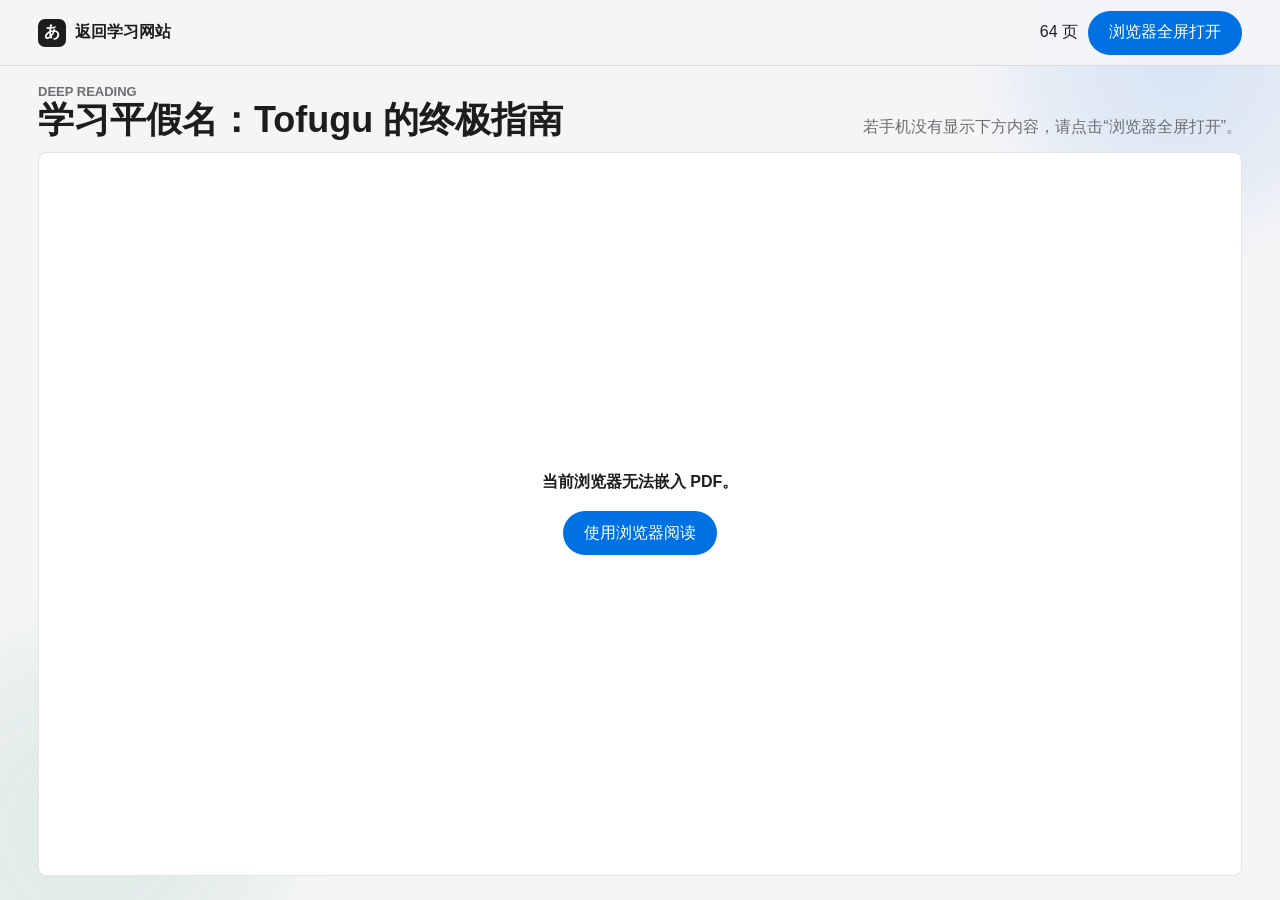
<file: guide.html>
<!doctype html>
<html lang="zh-CN">
  <head>
    <meta charset="utf-8" />
    <meta name="viewport" content="width=device-width, initial-scale=1, viewport-fit=cover" />
    <meta name="theme-color" content="#f5f5f7" />
    <title>平假名终极指南 · Kana Origin Studio</title>
    <link rel="icon" href="./icon.svg" type="image/svg+xml" />
    <link rel="stylesheet" href="./styles.css?v=20260605a" />
  </head>
  <body class="reader-page">
    <header class="reader-bar">
      <a class="brand" href="./index.html#guide" aria-label="返回 Kana Origin Studio">
        <span class="brand-mark">あ</span>
        <span>返回学习网站</span>
      </a>
      <div class="reader-actions">
        <span>64 页</span>
        <a class="primary-action" href="./assets/tofugu-ultimate-hiragana-guide.pdf" target="_blank" rel="noreferrer">浏览器全屏打开</a>
      </div>
    </header>
    <main class="reader-main">
      <div class="reader-title">
        <div>
          <p class="eyebrow">Deep Reading</p>
          <h1>学习平假名：Tofugu 的终极指南</h1>
        </div>
        <p>若手机没有显示下方内容，请点击“浏览器全屏打开”。</p>
      </div>
      <object class="pdf-reader" data="./assets/tofugu-ultimate-hiragana-guide.pdf#view=FitH" type="application/pdf">
        <div class="pdf-fallback">
          <strong>当前浏览器无法嵌入 PDF。</strong>
          <a class="primary-action" href="./assets/tofugu-ultimate-hiragana-guide.pdf" target="_blank" rel="noreferrer">使用浏览器阅读</a>
        </div>
      </object>
    </main>
  </body>
</html>
</file>
<file: styles.css>
:root {
  color-scheme: light;
  --bg: #f5f5f7;
  --ink: #1d1d1f;
  --muted: #6e6e73;
  --line: rgba(29, 29, 31, 0.12);
  --panel: rgba(255, 255, 255, 0.74);
  --panel-solid: #ffffff;
  --blue: #0071e3;
  --green: #138a55;
  --red: #c9312c;
  --gold: #b26a00;
  --shadow: 0 24px 80px rgba(0, 0, 0, 0.12);
  --radius: 8px;
  --radius-lg: 30px;
  --radius-xl: 40px;
  --focus: 0 0 0 4px rgba(0, 113, 227, 0.18);
}

* {
  box-sizing: border-box;
}

html {
  scroll-behavior: smooth;
  scroll-padding-top: 118px;
}

body {
  margin: 0;
  min-height: 100vh;
  background: var(--bg);
  color: var(--ink);
  font-family: -apple-system, BlinkMacSystemFont, "SF Pro Display", "SF Pro Text", "Helvetica Neue", Arial, sans-serif;
  letter-spacing: 0;
  text-rendering: optimizeLegibility;
  -webkit-font-smoothing: antialiased;
  overflow-x: hidden;
  position: relative;
}

body::before,
body::after {
  content: "";
  position: fixed;
  inset: auto;
  pointer-events: none;
  z-index: -1;
  filter: blur(26px);
  opacity: 0.75;
}

body::before {
  top: -120px;
  right: -80px;
  width: 360px;
  height: 360px;
  border-radius: 50%;
  background: radial-gradient(circle, rgba(0, 113, 227, 0.18), rgba(0, 113, 227, 0));
}

body::after {
  left: -120px;
  bottom: -140px;
  width: 420px;
  height: 420px;
  border-radius: 50%;
  background: radial-gradient(circle, rgba(19, 138, 85, 0.14), rgba(19, 138, 85, 0));
}

button,
input {
  font: inherit;
}

a {
  color: inherit;
  text-decoration: none;
}

a:hover {
  text-decoration: underline;
  text-underline-offset: 0.14em;
}

:focus-visible {
  outline: none;
  box-shadow: var(--focus);
}

.skip-link {
  position: absolute;
  top: 10px;
  left: 10px;
  z-index: 20;
  padding: 10px 14px;
  border-radius: 999px;
  background: var(--ink);
  color: white;
  transform: translateY(-140%);
  transition: transform 160ms ease;
}

.skip-link:focus {
  transform: translateY(0);
}

.topbar {
  position: sticky;
  top: 0;
  z-index: 10;
  display: flex;
  align-items: center;
  justify-content: space-between;
  gap: 12px;
  min-height: 54px;
  padding: 0 max(18px, env(safe-area-inset-left)) 0 max(18px, env(safe-area-inset-right));
  background: rgba(245, 245, 247, 0.82);
  border-bottom: 1px solid var(--line);
  backdrop-filter: saturate(180%) blur(22px);
}

.brand {
  display: inline-flex;
  align-items: center;
  gap: 9px;
  font-weight: 700;
  white-space: nowrap;
}

.brand-mark {
  display: grid;
  place-items: center;
  width: 28px;
  height: 28px;
  border-radius: 7px;
  background: var(--ink);
  color: white;
  font-weight: 800;
}

.nav {
  display: flex;
  gap: 22px;
  color: var(--muted);
  font-size: 14px;
  overflow-x: auto;
  scrollbar-width: none;
}

.nav a:hover {
  color: var(--ink);
}

.mobile-tabbar {
  display: none;
}

.icon-button {
  display: grid;
  place-items: center;
  width: 34px;
  height: 34px;
  border: 1px solid var(--line);
  border-radius: 50%;
  background: rgba(255, 255, 255, 0.72);
  color: var(--ink);
  cursor: pointer;
}

main {
  overflow: hidden;
}

.hero {
  min-height: calc(100svh - 54px);
  display: grid;
  grid-template-columns: minmax(0, 1fr) minmax(320px, 0.9fr);
  align-items: center;
  gap: clamp(28px, 6vw, 96px);
  padding: 7vh clamp(22px, 6vw, 92px) 10vh;
}

.eyebrow {
  margin: 0 0 10px;
  color: var(--blue);
  font-size: 13px;
  font-weight: 700;
  letter-spacing: 0;
  text-transform: uppercase;
}

h1,
h2 {
  margin: 0;
  letter-spacing: 0;
  line-height: 0.96;
}

h1 {
  max-width: 820px;
  font-size: clamp(54px, 8vw, 112px);
}

h2 {
  font-size: clamp(38px, 5vw, 72px);
}

.lead,
.section-head p:not(.eyebrow) {
  color: var(--muted);
  line-height: 1.58;
}

.lead {
  max-width: 640px;
  margin: 24px 0 30px;
  font-size: clamp(18px, 2vw, 25px);
}

.hero-actions,
.study-actions,
.answer-form,
.choice-row {
  display: flex;
  flex-wrap: wrap;
  gap: 12px;
  align-items: center;
}

.primary-action,
.secondary-action {
  display: inline-flex;
  align-items: center;
  justify-content: center;
  min-height: 44px;
  padding: 0 20px;
  border-radius: 999px;
  border: 1px solid transparent;
  cursor: pointer;
}

.primary-action {
  background: var(--blue);
  color: white;
}

.secondary-action {
  background: rgba(255, 255, 255, 0.8);
  border-color: var(--line);
}

.buttonish {
  border-style: solid;
}

.hero-stage {
  position: relative;
  min-height: 540px;
  display: grid;
  place-items: center;
}

.origin-stack {
  width: min(400px, 88vw);
  aspect-ratio: 0.82;
  display: grid;
  grid-template-rows: 1fr auto 1fr auto;
  place-items: center;
  padding: 30px;
  border: 1px solid var(--line);
  border-radius: var(--radius-xl);
  background: rgba(255, 255, 255, 0.58);
  box-shadow: var(--shadow);
  backdrop-filter: blur(24px);
}

.origin-stack.compact {
  position: absolute;
  right: 0;
  bottom: 26px;
  width: 210px;
  border-radius: 24px;
  transform: rotate(4deg);
}

.source-kanji {
  color: rgba(29, 29, 31, 0.24);
  font-size: clamp(86px, 12vw, 150px);
  line-height: 1;
}

.sosho {
  font-family: "Yuji Syuku", "Hannotate SC", "STKaiti", "Kaiti SC", cursive;
  font-style: italic;
}

.kaisho {
  font-family: "Hiragino Mincho ProN", "Songti SC", serif;
}

.flow-line {
  width: 1px;
  height: 46px;
  background: var(--line);
}

.hero-kana {
  font-size: clamp(110px, 18vw, 220px);
  font-weight: 800;
  line-height: 0.9;
}

.hero-kana.kata {
  font-family: "Hiragino Sans", sans-serif;
}

.romaji-pill {
  min-width: 54px;
  padding: 8px 14px;
  border-radius: 999px;
  background: var(--ink);
  color: white;
  text-align: center;
  font-weight: 700;
}

.metrics {
  display: grid;
  grid-template-columns: repeat(3, 1fr);
  gap: 1px;
  margin: 0 clamp(18px, 6vw, 92px) 54px;
  overflow: hidden;
  border: 1px solid var(--line);
  border-radius: var(--radius);
}

.metrics div {
  padding: 24px;
  background: rgba(255, 255, 255, 0.68);
}

.metrics strong {
  display: block;
  font-size: 36px;
}

.metrics span {
  color: var(--muted);
  font-size: 14px;
}

.today-section,
.progress-section {
  padding-bottom: 54px;
}

.today-layout,
.progress-layout {
  display: grid;
  grid-template-columns: repeat(2, minmax(0, 1fr));
  gap: 14px;
  padding: 0 clamp(18px, 6vw, 92px);
}

.today-plan,
.syllabary-map,
.weak-panel,
.mode-panel {
  display: grid;
  gap: 20px;
  padding: clamp(20px, 4vw, 34px);
  border: 1px solid var(--line);
  border-radius: var(--radius-xl);
  background: rgba(255, 255, 255, 0.82);
  box-shadow: var(--shadow);
}

.today-plan-top,
.map-head,
.panel-head {
  display: flex;
  justify-content: space-between;
  gap: 18px;
  align-items: center;
}

.today-plan h3,
.syllabary-map h3,
.weak-panel h3,
.mode-panel h3,
.detail-body h3 {
  margin: 5px 0 0;
  font-size: clamp(24px, 3vw, 34px);
  line-height: 1.08;
}

.today-plan small,
.syllabary-map small,
.weak-panel small,
.mode-panel small {
  color: var(--muted);
}

.today-ring {
  --progress: 0deg;
  position: relative;
  width: 76px;
  height: 76px;
  flex: 0 0 76px;
  display: grid;
  place-items: center;
  border-radius: 50%;
  background: conic-gradient(var(--blue) var(--progress), rgba(29, 29, 31, 0.08) 0);
}

.today-ring::after {
  content: "";
  position: absolute;
  inset: 7px;
  border-radius: 50%;
  background: white;
}

.today-ring strong {
  position: relative;
  z-index: 1;
}

.today-steps {
  display: grid;
  gap: 8px;
}

.today-steps > div {
  display: flex;
  align-items: center;
  gap: 12px;
  min-height: 66px;
  padding: 10px 12px;
  border: 1px solid var(--line);
  border-radius: var(--radius);
  background: var(--bg);
}

.today-steps > div > strong {
  display: grid;
  place-items: center;
  width: 34px;
  height: 34px;
  border-radius: 50%;
  background: var(--ink);
  color: white;
}

.today-steps span,
.weak-list button span {
  display: grid;
  gap: 3px;
}

.today-steps small,
.weak-list small {
  color: var(--muted);
}

.map-track {
  display: grid;
  gap: 18px;
}

.map-track div {
  display: grid;
  gap: 8px;
}

.map-track span {
  display: flex;
  justify-content: space-between;
  gap: 12px;
}

.map-track progress {
  width: 100%;
  height: 8px;
  overflow: hidden;
  border: 0;
  border-radius: 999px;
  background: rgba(29, 29, 31, 0.08);
}

.map-track progress::-webkit-progress-bar {
  background: rgba(29, 29, 31, 0.08);
  border-radius: 999px;
}

.map-track progress::-webkit-progress-value {
  background: var(--blue);
  border-radius: 999px;
}

.weak-list {
  display: grid;
  gap: 8px;
}

.weak-list button {
  display: grid;
  grid-template-columns: 88px 1fr;
  align-items: center;
  min-height: 82px;
  gap: 14px;
  padding: 10px 14px;
  border: 1px solid var(--line);
  border-radius: var(--radius);
  background: var(--bg);
  text-align: left;
  cursor: pointer;
}

.weak-list button strong {
  font-size: 38px;
}

.empty-state {
  display: grid;
  gap: 7px;
  min-height: 160px;
  place-content: center;
  text-align: center;
  color: var(--muted);
}

.mode-grid {
  display: grid;
  grid-template-columns: repeat(2, minmax(0, 1fr));
  gap: 10px;
}

.mode-grid button,
.extended-grid button {
  display: grid;
  gap: 8px;
  min-height: 118px;
  padding: 16px;
  border: 1px solid var(--line);
  border-radius: var(--radius);
  background: var(--bg);
  text-align: left;
  cursor: pointer;
}

.mode-grid strong {
  font-size: 30px;
}

.mode-grid span,
.extended-grid span {
  color: var(--muted);
}

.focus-dialog {
  width: min(920px, 100vw);
  height: min(760px, 100dvh);
  max-width: none;
  max-height: none;
  padding: 0;
  border: 0;
  border-radius: var(--radius-xl);
  background: white;
  box-shadow: var(--shadow);
}

.focus-dialog::backdrop {
  background: rgba(0, 0, 0, 0.38);
  backdrop-filter: blur(12px);
}

.focus-shell {
  min-height: 100%;
  display: grid;
  grid-template-rows: auto auto 1fr;
}

.focus-head {
  display: flex;
  justify-content: space-between;
  align-items: center;
  padding: 20px clamp(18px, 4vw, 34px) 14px;
}

.focus-head div {
  display: grid;
  gap: 3px;
}

.focus-head small,
.focus-kicker {
  color: var(--muted);
}

.focus-bar {
  height: 4px;
  background: rgba(29, 29, 31, 0.08);
}

.focus-bar span {
  display: block;
  width: 0;
  height: 100%;
  background: var(--blue);
  transition: width 220ms ease;
}

.focus-main {
  display: grid;
  align-content: center;
  justify-items: center;
  gap: 20px;
  padding: 26px;
  text-align: center;
}

.focus-prompt {
  max-width: 100%;
  font-size: clamp(92px, 20vw, 220px);
  line-height: 0.9;
  overflow-wrap: anywhere;
}

.focus-choices {
  width: min(620px, 100%);
  display: grid;
  grid-template-columns: repeat(2, minmax(0, 1fr));
  gap: 10px;
}

.focus-choices button {
  min-height: 64px;
  display: flex;
  align-items: center;
  gap: 12px;
  padding: 12px 16px;
  border: 1px solid var(--line);
  border-radius: var(--radius);
  background: var(--bg);
  color: var(--ink);
  font-size: 20px;
  font-weight: 700;
  cursor: pointer;
}

.focus-form {
  width: min(620px, 100%);
  display: flex;
  gap: 10px;
}

.focus-form input {
  flex: 1;
  min-width: 0;
  min-height: 48px;
  padding: 0 14px;
  border: 1px solid var(--line);
  border-radius: var(--radius);
}

.focus-feedback {
  min-height: 24px;
  margin: 0;
}

.focus-feedback.good {
  color: var(--green);
}

.focus-feedback.bad {
  color: var(--red);
}

.extended-grid {
  display: grid;
  grid-template-columns: repeat(5, minmax(0, 1fr));
  gap: 8px;
  margin: 14px 0 28px;
}

.extended-grid button {
  min-height: 88px;
}

.extended-grid strong {
  font-size: 36px;
}

.phrases-section {
  padding-bottom: 72px;
}

.poster-section {
  padding-bottom: 48px;
}

.poster-grid {
  display: grid;
  grid-template-columns: repeat(2, minmax(0, 1fr));
  gap: 14px;
  padding: 0 clamp(18px, 6vw, 92px);
}

.study-poster {
  margin: 0;
  overflow: hidden;
  border: 1px solid var(--line);
  border-radius: var(--radius-xl);
  background: white;
  box-shadow: var(--shadow);
}

.study-poster a {
  display: block;
  overflow: auto;
  background: #f7f7f7;
}

.study-poster img {
  display: block;
  width: 100%;
  aspect-ratio: 1280 / 989;
  object-fit: contain;
  transition: transform 220ms ease;
}

.study-poster a:hover img {
  transform: scale(1.015);
}

.study-poster figcaption {
  display: grid;
  gap: 5px;
  padding: 16px 18px 20px;
}

.study-poster figcaption span,
.poster-credit {
  color: var(--muted);
  line-height: 1.5;
}

.poster-credit {
  margin: 14px clamp(18px, 6vw, 92px) 0;
  font-size: 13px;
}

.guide-section {
  padding-bottom: 64px;
}

.guide-card {
  display: grid;
  grid-template-columns: minmax(220px, 0.38fr) minmax(0, 1fr);
  gap: clamp(24px, 5vw, 70px);
  align-items: center;
  margin: 0 clamp(18px, 6vw, 92px);
  padding: clamp(22px, 4vw, 48px);
  border: 1px solid var(--line);
  border-radius: var(--radius-xl);
  background: white;
  box-shadow: var(--shadow);
}

.guide-preview {
  min-height: 280px;
  display: grid;
  place-content: center;
  justify-items: center;
  border-radius: var(--radius);
  background: #1d1d1f;
  color: white;
}

.guide-preview span {
  font-size: clamp(90px, 14vw, 170px);
  line-height: 0.8;
}

.guide-preview strong {
  margin-top: 24px;
  font-size: 30px;
}

.guide-preview small,
.guide-label,
.guide-copy p,
.reader-title p {
  color: var(--muted);
}

.guide-copy h3 {
  max-width: 720px;
  margin: 10px 0 14px;
  font-size: clamp(28px, 4vw, 48px);
  line-height: 1.08;
}

.guide-copy p {
  max-width: 700px;
  line-height: 1.65;
}

.guide-actions,
.reader-actions {
  display: flex;
  flex-wrap: wrap;
  gap: 10px;
  align-items: center;
  margin-top: 24px;
}

.reader-page {
  height: 100dvh;
  overflow: hidden;
}

.reader-bar {
  min-height: 66px;
  display: flex;
  justify-content: space-between;
  align-items: center;
  gap: 18px;
  padding: 10px clamp(14px, 3vw, 38px);
  border-bottom: 1px solid var(--line);
  background: rgba(245, 245, 247, 0.92);
}

.reader-actions {
  margin: 0;
}

.reader-main {
  height: calc(100dvh - 66px);
  display: grid;
  grid-template-rows: auto minmax(0, 1fr);
  padding: 18px clamp(14px, 3vw, 38px) 24px;
}

.reader-title {
  display: flex;
  justify-content: space-between;
  align-items: end;
  gap: 24px;
  padding-bottom: 14px;
}

.reader-title h1 {
  margin: 4px 0 0;
  font-size: clamp(22px, 3vw, 36px);
}

.reader-title p {
  margin: 0;
}

.pdf-reader {
  width: 100%;
  height: 100%;
  min-height: 0;
  border: 1px solid var(--line);
  border-radius: var(--radius);
  background: white;
}

.pdf-fallback {
  height: 100%;
  display: grid;
  place-content: center;
  justify-items: center;
  gap: 18px;
}

.phrase-filters {
  display: flex;
  gap: 6px;
  overflow-x: auto;
  padding: 0 clamp(18px, 6vw, 92px) 18px;
  scrollbar-width: none;
}

.phrase-stage {
  margin: 0 clamp(18px, 6vw, 92px) 24px;
  overflow: hidden;
  border: 1px solid var(--line);
  border-radius: var(--radius-xl);
  background: white;
  box-shadow: var(--shadow);
}

.phrase-meaning {
  position: relative;
  min-height: 250px;
  display: grid;
  align-content: center;
  justify-items: center;
  gap: 16px;
  padding: clamp(28px, 6vw, 72px);
  background: #e8f5ff;
  text-align: center;
}

.phrase-meaning span {
  position: absolute;
  left: 20px;
  top: 20px;
  padding: 7px 12px;
  border-radius: 999px;
  background: #c91b13;
  color: white;
  font-size: 13px;
  font-weight: 700;
}

.phrase-meaning strong {
  max-width: 900px;
  font-size: clamp(44px, 8vw, 96px);
  line-height: 1;
}

.phrase-writing {
  min-height: 300px;
  display: grid;
  align-content: center;
  justify-items: center;
  gap: 14px;
  padding: clamp(28px, 6vw, 72px);
  border-top: 8px solid #cbd4f3;
  background: #fff9ce;
  text-align: center;
}

.phrase-writing strong {
  max-width: 100%;
  font-size: clamp(60px, 12vw, 150px);
  line-height: 1.05;
  overflow-wrap: anywhere;
}

.phrase-writing span {
  color: #c91b13;
  font-size: clamp(22px, 4vw, 42px);
  font-weight: 800;
}

.phrase-controls {
  display: flex;
  align-items: center;
  justify-content: center;
  flex-wrap: wrap;
  gap: 10px;
  padding: 18px;
  border-top: 1px solid var(--line);
}

.phrase-controls > strong {
  min-width: 90px;
  color: var(--muted);
  text-align: center;
}

.phrase-list {
  display: grid;
  grid-template-columns: repeat(3, minmax(0, 1fr));
  gap: 10px;
  padding: 0 clamp(18px, 6vw, 92px);
}

.phrase-list button {
  min-height: 150px;
  display: grid;
  align-content: space-between;
  gap: 8px;
  padding: 16px;
  border: 1px solid var(--line);
  border-radius: var(--radius);
  background: rgba(255, 255, 255, 0.76);
  text-align: left;
  cursor: pointer;
}

.phrase-list button:hover {
  background: white;
  box-shadow: 0 16px 38px rgba(0, 0, 0, 0.08);
  transform: translateY(-2px);
}

.phrase-list small,
.phrase-list span {
  color: var(--muted);
}

.phrase-list strong {
  font-size: 28px;
  line-height: 1.15;
}

.control-band {
  position: sticky;
  top: 54px;
  z-index: 7;
  display: flex;
  gap: 14px;
  justify-content: space-between;
  align-items: center;
  flex-wrap: wrap;
  padding: 13px clamp(18px, 6vw, 92px);
  background: rgba(245, 245, 247, 0.86);
  border-block: 1px solid var(--line);
  backdrop-filter: saturate(180%) blur(22px);
}

.segmented,
.row-filter,
.audio-controls {
  display: flex;
  gap: 6px;
  overflow-x: auto;
  scrollbar-width: none;
}

.audio-controls {
  align-items: center;
  flex-wrap: wrap;
}

.audio-controls label {
  display: inline-flex;
  align-items: center;
  gap: 7px;
  min-height: 36px;
  padding: 0 10px 0 14px;
  border: 1px solid var(--line);
  border-radius: 999px;
  background: rgba(255, 255, 255, 0.72);
  color: var(--muted);
  font-size: 13px;
  white-space: nowrap;
}

.audio-controls select {
  max-width: 180px;
  border: 0;
  background: transparent;
  color: var(--ink);
  outline: none;
}

.audio-status {
  color: var(--muted);
  font-size: 13px;
}

.segment,
.row-chip,
.choice {
  min-height: 36px;
  border: 1px solid var(--line);
  border-radius: 999px;
  padding: 0 14px;
  background: rgba(255, 255, 255, 0.72);
  color: var(--muted);
  white-space: nowrap;
  cursor: pointer;
  transition: background 160ms ease, color 160ms ease, border-color 160ms ease, transform 160ms ease;
}

.segment.active,
.row-chip.active,
.choice:hover {
  background: var(--ink);
  color: white;
}

.segment:hover,
.row-chip:hover,
.choice:hover,
.icon-button:hover,
.primary-action:hover,
.secondary-action:hover,
.sound-button:hover {
  transform: translateY(-1px);
}

.section-head {
  padding: 64px clamp(18px, 6vw, 92px) 22px;
}

.section-head p:not(.eyebrow) {
  max-width: 760px;
  margin: 18px 0 0;
  font-size: 18px;
}

.kana-grid {
  display: grid;
  grid-template-columns: repeat(5, minmax(110px, 1fr));
  gap: 10px;
  padding: 0 clamp(18px, 6vw, 92px) 40px;
}

.kana-cell {
  min-height: 178px;
  display: grid;
  align-content: space-between;
  border: 1px solid var(--line);
  border-radius: var(--radius);
  padding: 14px;
  background: rgba(255, 255, 255, 0.72);
  cursor: pointer;
  transition: transform 160ms ease, box-shadow 160ms ease, background 160ms ease;
}

.kana-cell:hover {
  transform: translateY(-3px);
  box-shadow: 0 18px 44px rgba(0, 0, 0, 0.11);
  background: white;
}

.kana-cell:focus-visible {
  box-shadow: 0 18px 44px rgba(0, 0, 0, 0.11), var(--focus);
}

.cell-top {
  display: flex;
  justify-content: space-between;
  color: var(--muted);
  font-size: 13px;
}

.kana-main {
  display: flex;
  align-items: end;
  justify-content: space-between;
  gap: 8px;
}

.kana-main strong {
  font-size: clamp(58px, 8vw, 92px);
  line-height: 0.86;
}

.kana-main span {
  color: var(--blue);
  font-size: 22px;
  font-weight: 700;
}

.origin-mini {
  display: flex;
  justify-content: space-between;
  gap: 8px;
  color: var(--muted);
  font-size: 13px;
}

.study-layout {
  display: grid;
  grid-template-columns: minmax(0, 0.86fr) minmax(320px, 1fr);
  gap: clamp(20px, 5vw, 72px);
  align-items: center;
  padding: 20px clamp(18px, 6vw, 92px) 70px;
}

.study-layout .section-head {
  padding: 0;
}

.flash-card {
  position: relative;
  min-height: 520px;
  perspective: 1400px;
  cursor: pointer;
}

.flash-card.flipped .front {
  transform: rotateY(180deg);
}

.flash-card.flipped .back {
  transform: rotateY(360deg);
}

.card-face {
  position: absolute;
  inset: 0;
  display: grid;
  align-content: center;
  gap: 18px;
  padding: clamp(24px, 5vw, 54px);
  border: 1px solid var(--line);
  border-radius: var(--radius-xl);
  background: var(--panel-solid);
  box-shadow: var(--shadow);
  backface-visibility: hidden;
  transition: transform 420ms cubic-bezier(0.2, 0.8, 0.2, 1);
  transform-style: preserve-3d;
}

.card-face span,
.card-face small {
  color: var(--muted);
}

.card-face strong#cardKana {
  font-size: clamp(150px, 26vw, 310px);
  line-height: 0.9;
  text-align: center;
}

.back {
  transform: rotateY(180deg);
}

#cardRomaji {
  color: var(--blue);
  font-size: 72px;
  font-weight: 800;
}

.origin-pair {
  display: grid;
  grid-template-columns: repeat(3, 1fr);
  gap: 16px;
}

.origin-pair div {
  min-height: 126px;
  display: grid;
  align-content: center;
  gap: 6px;
  padding: 18px;
  border: 1px solid var(--line);
  border-radius: var(--radius);
  background: var(--bg);
}

#cardOrigin {
  font-size: 66px;
  line-height: 1;
}

.sound-button {
  min-height: 42px;
  border: 0;
  border-radius: 999px;
  background: var(--ink);
  color: white;
  cursor: pointer;
}

#cardMnemonic {
  margin: 0;
  color: var(--muted);
  line-height: 1.55;
}

.card-subnote {
  margin: -4px 0 0;
  color: var(--muted);
  font-size: 13px;
  line-height: 1.5;
}

.word-chip {
  display: inline-flex;
  align-items: center;
  min-height: 42px;
  padding: 0 16px;
  border: 1px solid var(--line);
  border-radius: 999px;
  background: rgba(0, 113, 227, 0.08);
  color: var(--ink);
  font-weight: 600;
}

.study-actions {
  grid-column: 2;
}

.quiz {
  padding: 0 clamp(18px, 6vw, 92px) 76px;
}

.drill {
  padding-bottom: 44px;
}

.shortcut-grid {
  display: grid;
  grid-template-columns: repeat(4, minmax(0, 1fr));
  gap: 10px;
  padding: 0 clamp(18px, 6vw, 92px);
}

.shortcut-grid div {
  display: flex;
  align-items: center;
  justify-content: space-between;
  min-height: 72px;
  gap: 12px;
  padding: 14px;
  border: 1px solid var(--line);
  border-radius: var(--radius);
  background: rgba(255, 255, 255, 0.72);
}

kbd {
  display: inline-grid;
  place-items: center;
  min-width: 44px;
  min-height: 34px;
  padding: 0 10px;
  border: 1px solid rgba(29, 29, 31, 0.18);
  border-bottom-width: 3px;
  border-radius: 7px;
  background: white;
  color: var(--ink);
  font-weight: 800;
  font-family: inherit;
}

.shortcut-grid span {
  color: var(--muted);
}

.contrast-grid {
  display: grid;
  grid-template-columns: repeat(2, minmax(0, 1fr));
  gap: 12px;
  padding: 0 clamp(18px, 6vw, 92px) 24px;
}

.contrast-card {
  display: grid;
  gap: 14px;
  padding: 18px;
  border: 1px solid var(--line);
  border-radius: var(--radius-lg);
  background: rgba(255, 255, 255, 0.82);
  box-shadow: 0 18px 44px rgba(0, 0, 0, 0.08);
}

.contrast-top {
  display: flex;
  align-items: center;
  justify-content: space-between;
  gap: 12px;
}

.contrast-tag {
  color: var(--blue);
  font-size: 13px;
  font-weight: 700;
}

.contrast-body {
  display: grid;
  grid-template-columns: repeat(2, minmax(0, 1fr));
  gap: 10px;
}

.contrast-item {
  display: grid;
  gap: 4px;
  min-height: 150px;
  padding: 14px;
  border: 1px solid var(--line);
  border-radius: var(--radius);
  background: var(--bg);
}

.contrast-item strong {
  font-size: 78px;
  line-height: 0.9;
}

.contrast-item small,
.contrast-note {
  color: var(--muted);
}

.contrast-note {
  line-height: 1.55;
}

.quiz .section-head {
  padding-inline: 0;
}

.quiz-panel {
  display: grid;
  gap: 20px;
  padding: clamp(20px, 4vw, 42px);
  border: 1px solid var(--line);
  border-radius: var(--radius-xl);
  background: white;
  box-shadow: var(--shadow);
}

.quiz-prompt {
  display: grid;
  grid-template-columns: 1fr auto;
  gap: 10px;
  align-items: center;
}

.quiz-prompt span {
  grid-column: 1 / -1;
  color: var(--muted);
}

.quiz-prompt strong {
  font-size: clamp(132px, 25vw, 260px);
  line-height: 0.88;
}

.icon-button.large {
  width: 52px;
  height: 52px;
}

.answer-form input {
  flex: 1 1 260px;
  min-height: 52px;
  padding: 0 16px;
  border: 1px solid var(--line);
  border-radius: var(--radius);
  background: var(--bg);
  outline: none;
}

.answer-form input:focus {
  border-color: var(--blue);
  box-shadow: 0 0 0 4px rgba(0, 113, 227, 0.12);
}

.quiz-feedback {
  min-height: 48px;
  color: var(--muted);
  line-height: 1.5;
}

.quiz-feedback.good {
  color: var(--green);
}

.quiz-feedback.bad {
  color: var(--red);
}

.drawer {
  padding-bottom: 86px;
}

.origin-list {
  display: grid;
  grid-template-columns: repeat(2, minmax(0, 1fr));
  gap: 10px;
  padding: 0 clamp(18px, 6vw, 92px);
}

.atlas-grid {
  display: grid;
  grid-template-columns: repeat(2, minmax(0, 1fr));
  gap: 16px;
}

.origin-atlas {
  margin: 0 clamp(18px, 6vw, 92px) 24px;
  padding: clamp(16px, 3vw, 26px);
  border: 1px solid var(--line);
  border-radius: var(--radius-xl);
  background: white;
  box-shadow: var(--shadow);
}

.origin-atlas img {
  display: block;
  width: 100%;
  max-height: 74vh;
  object-fit: contain;
}

.origin-atlas figcaption {
  margin-top: 12px;
  color: var(--muted);
  line-height: 1.5;
}

.origin-row {
  display: grid;
  grid-template-columns: 76px 1fr 1fr 70px;
  align-items: center;
  gap: 12px;
  min-height: 92px;
  padding: 14px;
  border: 1px solid var(--line);
  border-radius: var(--radius);
  background: rgba(255, 255, 255, 0.72);
}

.origin-row .pair {
  font-size: 40px;
  font-weight: 800;
}

.origin-row small {
  display: block;
  color: var(--muted);
}

.detail-dialog {
  width: min(720px, calc(100vw - 28px));
  border: 1px solid var(--line);
  border-radius: var(--radius-xl);
  padding: 0;
  background: white;
  box-shadow: var(--shadow);
}

.detail-dialog::backdrop {
  background: rgba(0, 0, 0, 0.24);
  backdrop-filter: blur(8px);
}

.close {
  position: absolute;
  right: 16px;
  top: 16px;
}

.detail-body {
  padding: 34px;
}

.detail-kana {
  display: grid;
  grid-template-columns: 1fr 1fr;
  gap: 16px;
  margin: 22px 0;
}

.detail-kana div {
  padding: 20px;
  border: 1px solid var(--line);
  border-radius: var(--radius);
  background: var(--bg);
}

.detail-kana strong {
  display: block;
  font-size: 110px;
  line-height: 0.9;
}

.detail-kana span,
.detail-kana small,
.detail-note {
  color: var(--muted);
}

.detail-kana small {
  display: block;
  margin-top: 8px;
}

.detail-note {
  line-height: 1.55;
}

.detail-actions {
  display: flex;
  flex-wrap: wrap;
  gap: 10px;
  margin-top: 18px;
}

footer {
  padding: 26px clamp(18px, 6vw, 92px) calc(30px + env(safe-area-inset-bottom));
  color: var(--muted);
  border-top: 1px solid var(--line);
  line-height: 1.5;
}

footer a {
  text-decoration: underline;
  text-underline-offset: 0.14em;
}

@media (max-width: 920px) {
  .hero,
  .study-layout,
  .today-layout,
  .progress-layout {
    grid-template-columns: 1fr;
  }

  .hero {
    padding-top: 54px;
  }

  .hero-stage {
    min-height: 440px;
  }

  .study-actions {
    grid-column: auto;
  }

  .origin-list {
    grid-template-columns: 1fr;
  }

  .phrase-list {
    grid-template-columns: repeat(2, minmax(0, 1fr));
  }

  .poster-grid {
    grid-template-columns: 1fr;
  }

  .guide-card {
    grid-template-columns: 1fr;
  }

  .atlas-grid {
    grid-template-columns: 1fr;
  }

  .contrast-grid {
    grid-template-columns: 1fr;
  }
}

@media (max-width: 680px) {
  html {
    scroll-padding-top: 96px;
  }

  .topbar {
    min-height: 50px;
    padding-top: 10px;
    padding-bottom: 10px;
  }

  .nav {
    display: none;
  }

  .mobile-tabbar {
    position: fixed;
    left: max(10px, env(safe-area-inset-left));
    right: max(10px, env(safe-area-inset-right));
    bottom: max(10px, env(safe-area-inset-bottom));
    z-index: 12;
    display: grid;
    grid-template-columns: repeat(5, minmax(0, 1fr));
    gap: 4px;
    padding: 7px;
    border: 1px solid var(--line);
    border-radius: 22px;
    background: rgba(255, 255, 255, 0.9);
    box-shadow: 0 18px 58px rgba(0, 0, 0, 0.18);
    backdrop-filter: saturate(180%) blur(24px);
  }

  .mobile-tabbar a {
    min-height: 48px;
    display: grid;
    place-items: center;
    align-content: center;
    gap: 2px;
    border-radius: 16px;
    color: var(--muted);
    text-decoration: none;
  }

  .mobile-tabbar a:active {
    background: rgba(0, 113, 227, 0.1);
    color: var(--blue);
  }

  .mobile-tabbar span {
    font-size: 18px;
    font-weight: 800;
    line-height: 1;
  }

  .mobile-tabbar strong {
    font-size: 11px;
    line-height: 1;
  }

  body:has(.mobile-tabbar) main {
    padding-bottom: 92px;
  }

  body:has(.mobile-tabbar) footer {
    padding-bottom: calc(108px + env(safe-area-inset-bottom));
  }

  .brand {
    max-width: 72vw;
  }

  .hero {
    min-height: auto;
    padding-top: 42px;
    padding-bottom: 48px;
  }

  .hero-stage {
    min-height: 320px;
  }

  .origin-stack {
    width: min(300px, 92vw);
    padding: 22px;
    border-radius: 24px;
  }

  .origin-stack.compact {
    width: 154px;
    bottom: 0;
  }

  .metrics {
    grid-template-columns: 1fr;
  }

  .control-band {
    display: grid;
    top: 50px;
    gap: 10px;
    padding-top: 10px;
    padding-bottom: 10px;
  }

  .segmented,
  .audio-controls {
    width: 100%;
  }

  .audio-controls {
    display: grid;
    grid-template-columns: 1fr;
  }

  .kana-grid {
    grid-template-columns: repeat(2, minmax(0, 1fr));
    gap: 8px;
    padding-bottom: 28px;
  }

  .kana-cell {
    min-height: 146px;
    padding: 12px;
  }

  .study-layout,
  .quiz {
    padding-bottom: 44px;
  }

  .flash-card {
    min-height: 430px;
  }

  .card-face {
    gap: 14px;
    border-radius: 28px;
  }

  #cardRomaji {
    font-size: 58px;
  }

  .origin-pair,
  .detail-kana {
    grid-template-columns: 1fr;
  }

  .shortcut-grid {
    grid-template-columns: repeat(2, minmax(0, 1fr));
  }

  .contrast-body {
    grid-template-columns: 1fr;
  }

  .today-plan-top,
  .map-head,
  .panel-head {
    align-items: flex-start;
  }

  .mode-grid,
  .focus-choices {
    grid-template-columns: 1fr 1fr;
  }

  .focus-dialog {
    width: 100vw;
    height: 100dvh;
    border-radius: 0;
  }

  .focus-prompt {
    font-size: clamp(82px, 32vw, 150px);
  }

  .extended-grid {
    grid-template-columns: repeat(2, minmax(0, 1fr));
  }

  .phrase-meaning {
    min-height: 160px;
    padding: 44px 18px 24px;
  }

  .phrase-meaning span {
    left: 14px;
    top: 14px;
  }

  .phrase-writing {
    min-height: 210px;
    padding: 26px 18px;
  }

  .phrase-controls {
    display: grid;
    grid-template-columns: repeat(2, minmax(0, 1fr));
    padding: 12px;
  }

  .phrase-controls .buttonish,
  .phrase-controls .sound-button {
    width: 100%;
    min-height: 46px;
  }

  .phrase-controls > strong {
    grid-column: 1 / -1;
    width: 100%;
    min-width: 0;
  }

  .phrase-list {
    grid-template-columns: 1fr;
    gap: 8px;
  }

  .phrase-list button {
    min-height: 112px;
    padding: 14px;
  }

  .phrase-list strong {
    font-size: 24px;
  }

  .study-poster a {
    max-height: 72vh;
  }

  .guide-preview {
    min-height: 190px;
  }

  .guide-card {
    border-radius: 28px;
    padding: 18px;
  }

  .guide-actions a {
    width: 100%;
    text-align: center;
  }

  .reader-bar {
    align-items: center;
  }

  .reader-bar .brand span:last-child,
  .reader-actions span {
    display: none;
  }

  .reader-actions .primary-action {
    padding: 10px 12px;
    font-size: 13px;
  }

  .reader-main {
    height: calc(100dvh - 58px);
    padding: 10px;
  }

  .reader-title {
    display: block;
    padding-bottom: 10px;
  }

  .reader-title h1 {
    font-size: 21px;
  }

  .reader-title p {
    margin-top: 6px;
    font-size: 13px;
  }

  .pdf-reader {
    min-height: 0;
    border-radius: 6px;
  }

  .origin-row {
    grid-template-columns: 64px 1fr 1fr;
  }

  .origin-row .romaji {
    grid-column: 1 / -1;
  }
}

@media (prefers-reduced-motion: reduce) {
  html {
    scroll-behavior: auto;
  }

  *,
  *::before,
  *::after {
    animation-duration: 0.01ms !important;
    animation-iteration-count: 1 !important;
    transition-duration: 0.01ms !important;
    scroll-behavior: auto !important;
  }

  .kana-cell:hover,
  .segment:hover,
  .row-chip:hover,
  .choice:hover,
  .icon-button:hover,
  .primary-action:hover,
  .secondary-action:hover,
  .sound-button:hover {
    transform: none;
  }
}
</file>
